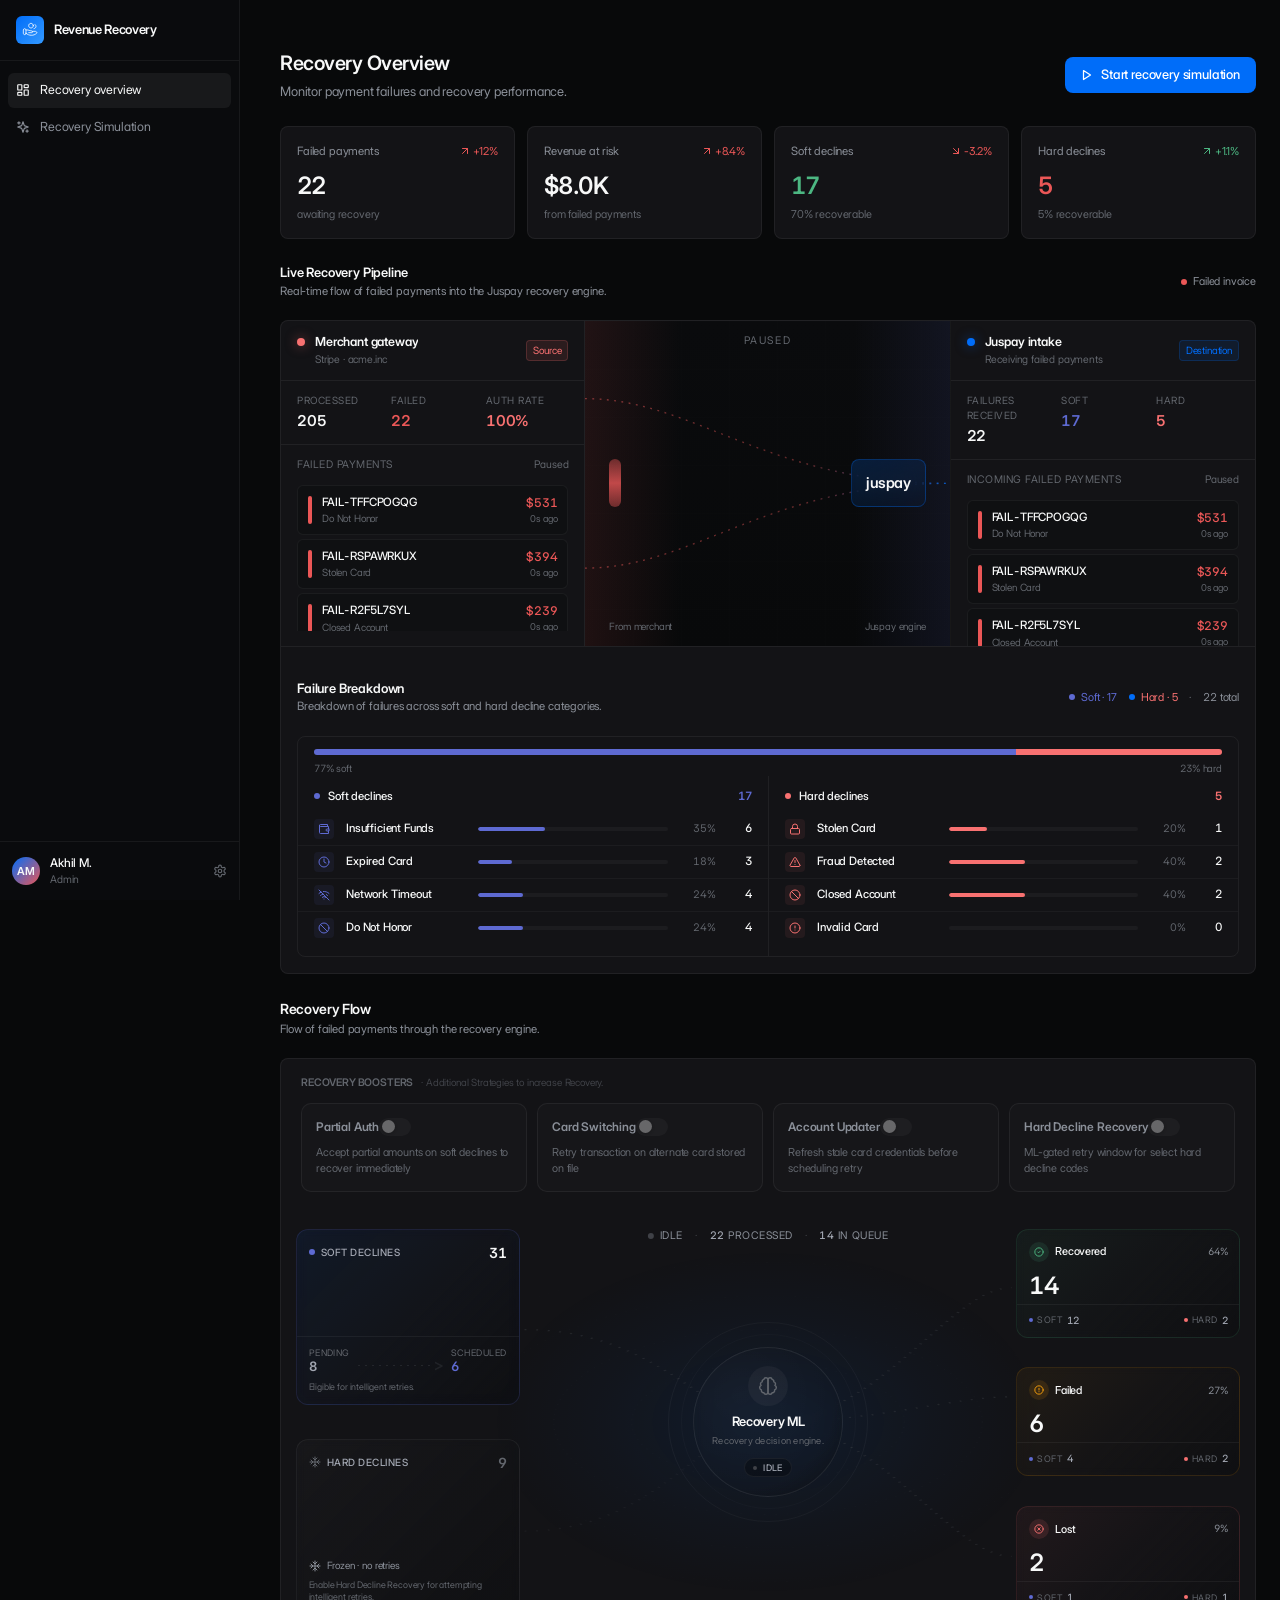
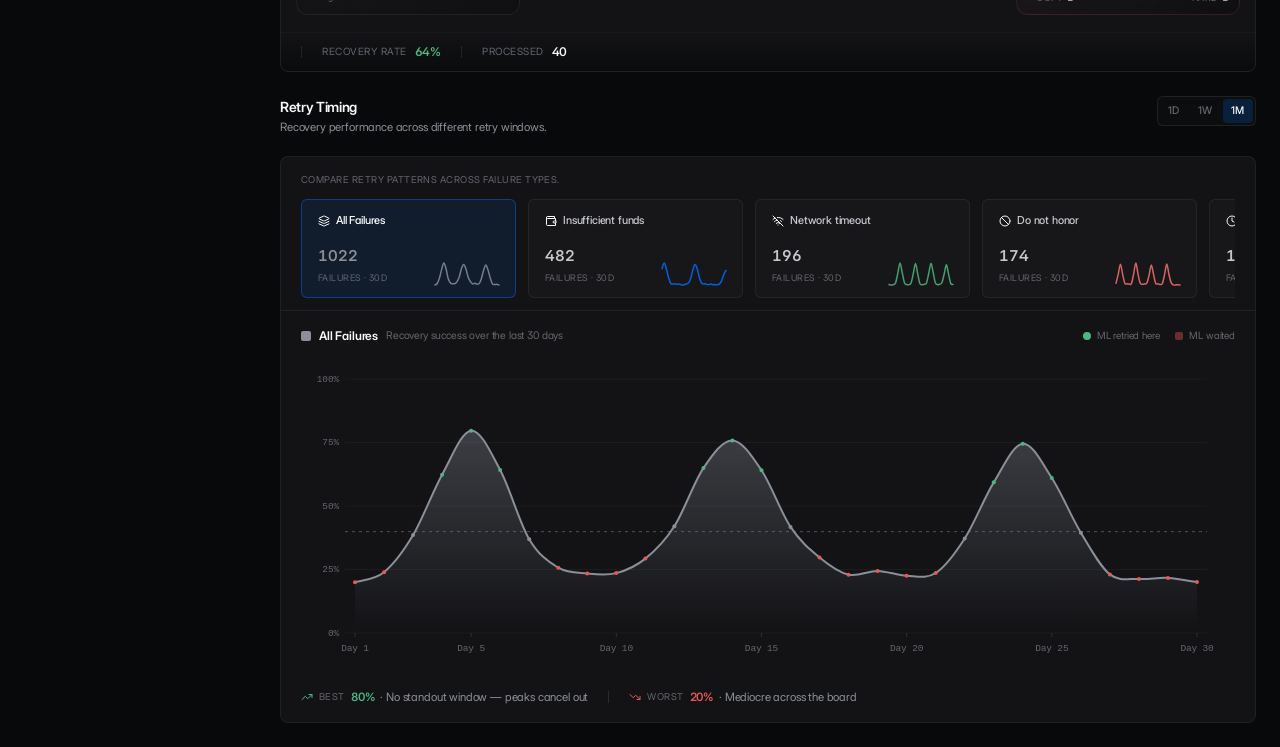
<file: index.orig.html>
<!DOCTYPE html><html lang="en"><head><style>html.rr-booting body{opacity:0}</style><script>document.documentElement.classList.add("rr-booting");addEventListener("load",function(){setTimeout(function(){document.documentElement.classList.remove("rr-booting")},2000)})</script><meta charSet="utf-8"/><link rel="preconnect" href="https://fonts.googleapis.com"/><link rel="preconnect" href="https://fonts.gstatic.com"/><meta name="viewport" content="width=device-width, initial-scale=1"/><link rel="stylesheet" href="./_next/static/css/e3d8ce02ea68b07b.css" data-precedence="next"/><link rel="preload" as="script" fetchPriority="low" href="./_next/static/chunks/webpack-3acb85c1cc78c5f8.js"/><script src="./_next/static/chunks/fd9d1056-6110ffd77e8dcc12.js" async=""></script><script src="./_next/static/chunks/69-f6de568937725234.js" async=""></script><script src="./_next/static/chunks/main-app-c7a75016025dcbd9.js" async=""></script><script src="./_next/static/chunks/276-704a41fd11e90ed0.js" async=""></script><script src="./_next/static/chunks/app/page-0d436f53353d6dff.js" async=""></script><title>Revenue Recovery</title><meta name="description" content="ML-powered payment retry system"/><link href="https://fonts.googleapis.com/css2?family=Inter:wght@400;500;600;700&amp;display=swap" rel="stylesheet"/><script src="./_next/static/chunks/polyfills-c67a75d1b6f99dc8.js" noModule=""></script></head><body style="font-family:Inter, system-ui, -apple-system, sans-serif"><div class="min-h-screen bg-[#08090a] text-[#f7f8f8] flex"><aside class="w-[240px] border-r border-white/[0.06] bg-[#0a0b0d] flex flex-col shrink-0 sticky top-0 h-screen"><div class="px-4 py-4 flex items-center gap-2.5 border-b border-white/[0.06]"><div class="w-7 h-7 rounded-md bg-gradient-to-br from-[#5e6ad2] to-[#7b85e6] flex items-center justify-center"><svg xmlns="http://www.w3.org/2000/svg" width="24" height="24" viewBox="0 0 24 24" fill="none" stroke="currentColor" stroke-width="2.5" stroke-linecap="round" stroke-linejoin="round" class="lucide lucide-zap w-4 h-4 text-white"><polygon points="13 2 3 14 12 14 11 22 21 10 12 10 13 2"></polygon></svg></div><div class="flex-1"><div class="text-[13px] font-semibold tracking-tight">Recovery</div><div class="text-[11px] text-[#62666d]">acme.inc</div></div><svg xmlns="http://www.w3.org/2000/svg" width="24" height="24" viewBox="0 0 24 24" fill="none" stroke="currentColor" stroke-width="2" stroke-linecap="round" stroke-linejoin="round" class="lucide lucide-chevron-down w-3.5 h-3.5 text-[#62666d]"><path d="m6 9 6 6 6-6"></path></svg></div><div class="px-3 py-3"><div class="relative"><svg xmlns="http://www.w3.org/2000/svg" width="24" height="24" viewBox="0 0 24 24" fill="none" stroke="currentColor" stroke-width="2" stroke-linecap="round" stroke-linejoin="round" class="lucide lucide-search w-3.5 h-3.5 text-[#62666d] absolute left-2.5 top-1/2 -translate-y-1/2"><circle cx="11" cy="11" r="8"></circle><path d="m21 21-4.3-4.3"></path></svg><input placeholder="Search…" class="w-full bg-[#131316] border border-white/[0.06] rounded-md pl-8 pr-2 py-1.5 text-[12.5px] text-[#f7f8f8] placeholder:text-[#62666d] focus:outline-none focus:border-white/[0.12]"/><kbd class="absolute right-2 top-1/2 -translate-y-1/2 text-[10px] text-[#62666d] border border-white/[0.06] rounded px-1 py-0.5">⌘K</kbd></div></div><nav class="flex-1 px-2 space-y-0.5 overflow-y-auto scrollbar-thin"><div class="text-[10.5px] font-medium text-[#62666d] uppercase tracking-wider px-2 py-2">Workspace</div><button class="w-full flex items-center gap-2.5 px-2 py-1.5 rounded-md text-[12.5px] transition-colors  bg-white/[0.06] text-[#f7f8f8]"><svg xmlns="http://www.w3.org/2000/svg" width="24" height="24" viewBox="0 0 24 24" fill="none" stroke="currentColor" stroke-width="2" stroke-linecap="round" stroke-linejoin="round" class="lucide lucide-layout-dashboard w-3.5 h-3.5"><rect width="7" height="9" x="3" y="3" rx="1"></rect><rect width="7" height="5" x="14" y="3" rx="1"></rect><rect width="7" height="9" x="14" y="12" rx="1"></rect><rect width="7" height="5" x="3" y="16" rx="1"></rect></svg><span class="flex-1 text-left">Recovery overview</span></button><button class="w-full flex items-center gap-2.5 px-2 py-1.5 rounded-md text-[12.5px] transition-colors pl-7 text-[#8a8f98] hover:bg-white/[0.03] hover:text-[#f7f8f8]"><svg xmlns="http://www.w3.org/2000/svg" width="24" height="24" viewBox="0 0 24 24" fill="none" stroke="currentColor" stroke-width="2" stroke-linecap="round" stroke-linejoin="round" class="lucide lucide-sparkles w-3.5 h-3.5"><path d="m12 3-1.912 5.813a2 2 0 0 1-1.275 1.275L3 12l5.813 1.912a2 2 0 0 1 1.275 1.275L12 21l1.912-5.813a2 2 0 0 1 1.275-1.275L21 12l-5.813-1.912a2 2 0 0 1-1.275-1.275L12 3Z"></path><path d="M5 3v4"></path><path d="M19 17v4"></path><path d="M3 5h4"></path><path d="M17 19h4"></path></svg><span class="flex-1 text-left">Real-time simulation</span></button><div class="text-[10.5px] font-medium text-[#62666d] uppercase tracking-wider px-2 py-2 pt-5">Engine</div><div class="px-2 py-1.5 flex items-center gap-2 text-[12px] text-[#8a8f98]"><span class="w-1.5 h-1.5 rounded-full bg-[#62666d]"></span>Idle</div><div class="px-2 py-1 flex items-center justify-between text-[11.5px]"><span class="text-[#62666d]">Throughput</span><span class="text-[#8a8f98] tabular-nums">0<!-- -->/s</span></div><div class="px-2 py-1 flex items-center justify-between text-[11.5px]"><span class="text-[#62666d]">Smart retries</span><span class="text-[#4cb782]">Enabled</span></div></nav><div class="border-t border-white/[0.06] p-3 flex items-center gap-2.5"><div class="w-7 h-7 rounded-full bg-gradient-to-br from-[#5e6ad2] to-[#eb5757] flex items-center justify-center text-[11px] font-semibold">AM</div><div class="flex-1 min-w-0"><div class="text-[12px] font-medium truncate">Akhil M.</div><div class="text-[10.5px] text-[#62666d] truncate">Admin</div></div><svg xmlns="http://www.w3.org/2000/svg" width="24" height="24" viewBox="0 0 24 24" fill="none" stroke="currentColor" stroke-width="2" stroke-linecap="round" stroke-linejoin="round" class="lucide lucide-settings w-3.5 h-3.5 text-[#62666d] hover:text-[#f7f8f8] cursor-pointer"><path d="M12.22 2h-.44a2 2 0 0 0-2 2v.18a2 2 0 0 1-1 1.73l-.43.25a2 2 0 0 1-2 0l-.15-.08a2 2 0 0 0-2.73.73l-.22.38a2 2 0 0 0 .73 2.73l.15.1a2 2 0 0 1 1 1.72v.51a2 2 0 0 1-1 1.74l-.15.09a2 2 0 0 0-.73 2.73l.22.38a2 2 0 0 0 2.73.73l.15-.08a2 2 0 0 1 2 0l.43.25a2 2 0 0 1 1 1.73V20a2 2 0 0 0 2 2h.44a2 2 0 0 0 2-2v-.18a2 2 0 0 1 1-1.73l.43-.25a2 2 0 0 1 2 0l.15.08a2 2 0 0 0 2.73-.73l.22-.39a2 2 0 0 0-.73-2.73l-.15-.08a2 2 0 0 1-1-1.74v-.5a2 2 0 0 1 1-1.74l.15-.09a2 2 0 0 0 .73-2.73l-.22-.38a2 2 0 0 0-2.73-.73l-.15.08a2 2 0 0 1-2 0l-.43-.25a2 2 0 0 1-1-1.73V4a2 2 0 0 0-2-2z"></path><circle cx="12" cy="12" r="3"></circle></svg></div></aside><div class="flex-1 min-w-0"><header class="h-12 border-b border-white/[0.06] bg-[#08090a]/80 backdrop-blur sticky top-0 z-40 flex items-center px-6 gap-4"><div class="flex items-center gap-1.5 text-[12.5px]"><span class="text-[#8a8f98]">Workspace</span><span class="text-[#3f4147]">/</span><span class="text-[#f7f8f8]">Overview</span></div><div class="flex-1"></div><button class="text-[#8a8f98] hover:text-[#f7f8f8] p-1.5 rounded hover:bg-white/[0.04]"><svg xmlns="http://www.w3.org/2000/svg" width="24" height="24" viewBox="0 0 24 24" fill="none" stroke="currentColor" stroke-width="2" stroke-linecap="round" stroke-linejoin="round" class="lucide lucide-bell w-3.5 h-3.5"><path d="M6 8a6 6 0 0 1 12 0c0 7 3 9 3 9H3s3-2 3-9"></path><path d="M10.3 21a1.94 1.94 0 0 0 3.4 0"></path></svg></button><button class="flex items-center gap-1.5 px-2.5 py-1 rounded-md text-[12px] font-medium transition-all btn-primary"><svg xmlns="http://www.w3.org/2000/svg" width="24" height="24" viewBox="0 0 24 24" fill="none" stroke="currentColor" stroke-width="2.5" stroke-linecap="round" stroke-linejoin="round" class="lucide lucide-play w-3 h-3"><polygon points="5 3 19 12 5 21 5 3"></polygon></svg>Start simulation</button></header><main class="px-6 py-6 max-w-[1400px] space-y-6"><div id="overview-top" class="flex items-start justify-between scroll-mt-16"><div><div class="flex items-center gap-2 mb-1"><h1 class="text-[20px] font-semibold tracking-tight">Recovery overview</h1><span class="text-[10.5px] px-1.5 py-0.5 rounded border border-white/[0.08] bg-white/[0.03] text-[#8a8f98]"><span class="inline-block w-1 h-1 rounded-full mr-1 align-middle bg-[#62666d]"></span>IDLE</span></div><p class="text-[13px] text-[#8a8f98]">Monitor failed payments, classification, and ML-driven retry decisions.</p></div></div><div class="grid grid-cols-4 gap-3"><div class="surface rounded-lg p-4"><div class="flex items-center justify-between mb-2"><span class="text-[11.5px] text-[#8a8f98]">Total failed</span><span class="text-[11px] flex items-center gap-0.5 text-[#eb5757]"><svg xmlns="http://www.w3.org/2000/svg" width="24" height="24" viewBox="0 0 24 24" fill="none" stroke="currentColor" stroke-width="2" stroke-linecap="round" stroke-linejoin="round" class="lucide lucide-arrow-up-right w-3 h-3"><path d="M7 7h10v10"></path><path d="M7 17 17 7"></path></svg>+12%</span></div><div class="text-[24px] font-semibold tracking-tight tabular-nums text-[#f7f8f8]">0</div><div class="text-[11px] text-[#62666d] mt-0.5">transactions</div></div><div class="surface rounded-lg p-4"><div class="flex items-center justify-between mb-2"><span class="text-[11.5px] text-[#8a8f98]">Revenue at risk</span><span class="text-[11px] flex items-center gap-0.5 text-[#eb5757]"><svg xmlns="http://www.w3.org/2000/svg" width="24" height="24" viewBox="0 0 24 24" fill="none" stroke="currentColor" stroke-width="2" stroke-linecap="round" stroke-linejoin="round" class="lucide lucide-arrow-up-right w-3 h-3"><path d="M7 7h10v10"></path><path d="M7 17 17 7"></path></svg>+8.4%</span></div><div class="text-[24px] font-semibold tracking-tight tabular-nums text-[#f7f8f8]">$0.0K</div><div class="text-[11px] text-[#62666d] mt-0.5">across failures</div></div><div class="surface rounded-lg p-4"><div class="flex items-center justify-between mb-2"><span class="text-[11.5px] text-[#8a8f98]">Soft declines</span><span class="text-[11px] flex items-center gap-0.5 text-[#eb5757]"><svg xmlns="http://www.w3.org/2000/svg" width="24" height="24" viewBox="0 0 24 24" fill="none" stroke="currentColor" stroke-width="2" stroke-linecap="round" stroke-linejoin="round" class="lucide lucide-arrow-down-right w-3 h-3"><path d="m7 7 10 10"></path><path d="M17 7v10H7"></path></svg>-3.2%</span></div><div class="text-[24px] font-semibold tracking-tight tabular-nums text-[#4cb782]">0</div><div class="text-[11px] text-[#62666d] mt-0.5">~70% recoverable</div></div><div class="surface rounded-lg p-4"><div class="flex items-center justify-between mb-2"><span class="text-[11.5px] text-[#8a8f98]">Hard declines</span><span class="text-[11px] flex items-center gap-0.5 text-[#4cb782]"><svg xmlns="http://www.w3.org/2000/svg" width="24" height="24" viewBox="0 0 24 24" fill="none" stroke="currentColor" stroke-width="2" stroke-linecap="round" stroke-linejoin="round" class="lucide lucide-arrow-up-right w-3 h-3"><path d="M7 7h10v10"></path><path d="M7 17 17 7"></path></svg>+1.1%</span></div><div class="text-[24px] font-semibold tracking-tight tabular-nums text-[#eb5757]">0</div><div class="text-[11px] text-[#62666d] mt-0.5">~5% recoverable</div></div></div><div class="surface rounded-lg overflow-hidden"><div class="px-4 py-3 border-b border-white/[0.06] flex items-center justify-between"><div><h3 class="text-[13px] font-semibold">Live recovery pipeline</h3><p class="text-[11.5px] text-[#8a8f98]">Every failed payment from the merchant streams into Juspay&#x27;s engine — classification happens there.</p></div><div class="flex items-center gap-3 text-[11px] text-[#8a8f98]"><span class="flex items-center gap-1.5"><span class="w-1.5 h-1.5 rounded-full bg-[#eb5757]"></span>Failed invoice</span></div></div><div class="grid grid-cols-[1fr_1.2fr_1fr] items-stretch"><div class="border-r border-white/[0.06] flex flex-col"><div class="px-4 py-3 border-b border-white/[0.06] flex items-center justify-between"><div class="flex items-center gap-2.5 min-w-0"><span class="w-2 h-2 rounded-full shrink-0" style="background:#f2994a;box-shadow:0 0 12px #f2994a80"></span><div class="min-w-0"><div class="text-[12.5px] font-semibold truncate">Merchant gateway</div><div class="text-[10.5px] text-[#62666d] truncate">Stripe · acme.inc</div></div></div><span class="text-[10px] px-1.5 py-0.5 rounded border bg-[#f2994a]/10 text-[#f2994a] border-[#f2994a]/20">Source</span></div><div class="px-4 py-3 grid grid-cols-3 gap-3 border-b border-white/[0.06]"><div><div class="text-[10px] text-[#62666d] uppercase tracking-wider mb-0.5">Volume</div><div class="text-[15px] font-semibold tabular-nums" style="color:#f7f8f8">205</div></div><div><div class="text-[10px] text-[#62666d] uppercase tracking-wider mb-0.5">Failed</div><div class="text-[15px] font-semibold tabular-nums" style="color:#eb5757">0</div></div><div><div class="text-[10px] text-[#62666d] uppercase tracking-wider mb-0.5">Auth rate</div><div class="text-[15px] font-semibold tabular-nums" style="color:#f2994a">100%</div></div></div><div class="px-4 pt-3 pb-2 flex items-center justify-between"><span class="text-[10.5px] uppercase tracking-wider text-[#62666d]">Outgoing failures</span><span class="text-[10.5px] text-[#62666d]">Paused</span></div><div class="px-2 pb-3 h-[150px] overflow-y-auto scrollbar-thin"></div></div><div class="relative overflow-hidden min-h-[230px] border-r border-white/[0.06] bg-gradient-to-b from-[#0a0b0d] to-[#08090a]"><div class="absolute inset-0"><div class="absolute inset-0 grid-bg opacity-50"></div><div class="absolute inset-y-0 left-0 w-24 bg-gradient-to-r from-[#eb5757]/10 to-transparent pointer-events-none"></div><div class="absolute inset-y-0 right-0 w-24 bg-gradient-to-l from-[#5e6ad2]/10 to-transparent pointer-events-none"></div><svg class="absolute inset-0" width="100%" height="100%" preserveAspectRatio="none" viewBox="0 0 400 230"><defs><linearGradient id="flowGradient" x1="0%" y1="0%" x2="100%" y2="0%"><stop offset="0%" stop-color="#eb5757" stop-opacity="0.5"></stop><stop offset="60%" stop-color="#eb5757" stop-opacity="0.4"></stop><stop offset="100%" stop-color="#5e6ad2" stop-opacity="0.5"></stop></linearGradient><linearGradient id="flowFade" x1="0%" y1="0%" x2="100%" y2="0%"><stop offset="0%" stop-color="#5e6ad2" stop-opacity="0"></stop><stop offset="50%" stop-color="#5e6ad2" stop-opacity="0.35"></stop><stop offset="100%" stop-color="#5e6ad2" stop-opacity="0"></stop></linearGradient></defs><path d="M 0 55 C 120 55, 200 115, 400 115" stroke="url(#flowGradient)" stroke-width="1" fill="none" stroke-dasharray="2 6"></path><path d="M 0 115 L 400 115" stroke="url(#flowGradient)" stroke-width="1.2" fill="none" stroke-dasharray="2 6"></path><path d="M 0 175 C 120 175, 200 115, 400 115" stroke="url(#flowGradient)" stroke-width="1" fill="none" stroke-dasharray="2 6"></path></svg><div class="absolute right-6 top-1/2 -translate-y-1/2 flex items-center justify-center"><div class="relative h-12 px-3.5 rounded-lg bg-gradient-to-br from-[#5e6ad2]/20 to-[#5e6ad2]/5 border border-[#5e6ad2]/30 flex items-center justify-center backdrop-blur"><span class="text-[#a5acef] font-semibold text-[15px] tracking-tight lowercase select-none">juspay</span></div></div><div class="absolute left-6 top-1/2 -translate-y-1/2"><div class="w-3 h-12 rounded-full bg-gradient-to-b from-[#eb5757]/40 via-[#eb5757]/80 to-[#eb5757]/40"></div></div><div class="absolute top-3 left-1/2 -translate-x-1/2 text-[10.5px] uppercase tracking-[0.15em] text-[#62666d]">paused</div><div class="absolute bottom-3 left-0 right-0 flex justify-between px-6 text-[10px] text-[#62666d]"><span>From merchant</span><span>→ Juspay engine</span></div></div></div><div class="flex flex-col"><div class="px-4 py-3 border-b border-white/[0.06] flex items-center justify-between"><div class="flex items-center gap-2.5 min-w-0"><span class="w-2 h-2 rounded-full shrink-0" style="background:#5e6ad2;box-shadow:0 0 12px #5e6ad280"></span><div class="min-w-0"><div class="text-[12.5px] font-semibold truncate">Juspay intake</div><div class="text-[10.5px] text-[#62666d] truncate">Receiving failed invoices</div></div></div><span class="text-[10px] px-1.5 py-0.5 rounded border bg-[#5e6ad2]/10 text-[#5e6ad2] border-[#5e6ad2]/20">Destination</span></div><div class="px-4 py-3 grid grid-cols-3 gap-3 border-b border-white/[0.06]"><div><div class="text-[10px] text-[#62666d] uppercase tracking-wider mb-0.5">Received</div><div class="text-[15px] font-semibold tabular-nums" style="color:#f7f8f8">0</div></div><div><div class="text-[10px] text-[#62666d] uppercase tracking-wider mb-0.5">Soft</div><div class="text-[15px] font-semibold tabular-nums" style="color:#4cb782">0</div></div><div><div class="text-[10px] text-[#62666d] uppercase tracking-wider mb-0.5">Hard</div><div class="text-[15px] font-semibold tabular-nums" style="color:#eb5757">0</div></div></div><div class="px-4 pt-3 pb-2 flex items-center justify-between"><span class="text-[10.5px] uppercase tracking-wider text-[#62666d]">Incoming invoices</span><span class="text-[10.5px] text-[#62666d]">Paused</span></div><div class="px-2 pb-3 h-[150px] overflow-y-auto scrollbar-thin"></div></div></div></div><div class="surface rounded-lg overflow-hidden"><div class="px-4 py-3 border-b border-white/[0.06] flex items-center justify-between"><div><h3 class="text-[13px] font-semibold">Failure breakdown</h3><p class="text-[11.5px] text-[#8a8f98]">What&#x27;s in the queue, grouped by decline reason.</p></div><div class="flex items-center gap-3 text-[11px]"><span class="flex items-center gap-1.5 text-[#4cb782]"><span class="w-1.5 h-1.5 rounded-full bg-[#4cb782]"></span>Soft · <!-- -->0</span><span class="flex items-center gap-1.5 text-[#eb5757]"><span class="w-1.5 h-1.5 rounded-full bg-[#eb5757]"></span>Hard · <!-- -->0</span><span class="text-[#62666d]">·</span><span class="text-[#8a8f98] tabular-nums">0<!-- --> total</span></div></div><div class="px-4 pt-3"><div class="h-1.5 w-full rounded-full overflow-hidden bg-white/[0.04] flex"><div class="bg-[#4cb782]"></div><div class="bg-[#eb5757]"></div></div><div class="flex justify-between mt-1.5 text-[10px] text-[#62666d] tabular-nums"><span>0<!-- -->% soft</span><span>0<!-- -->% hard</span></div></div><div class="grid grid-cols-2 divide-x divide-white/[0.06]"><div class="px-4 py-3"><div class="flex items-center justify-between mb-2"><div class="flex items-center gap-2"><span class="w-1.5 h-1.5 rounded-full" style="background:#4cb782"></span><span class="text-[11.5px] font-medium">Soft declines</span><span class="text-[10px] px-1.5 py-[1px] rounded border" style="color:#4cb782;border-color:#4cb78233;background:#4cb78212">Recoverable</span></div><span class="text-[11.5px] tabular-nums font-semibold" style="color:#4cb782">0</span></div><div class="divide-y divide-white/[0.04] -mx-4"><div class="px-4 py-1.5 flex items-center gap-3"><div class="w-5 h-5 rounded flex items-center justify-center shrink-0" style="background:#4cb78214"><svg xmlns="http://www.w3.org/2000/svg" width="24" height="24" viewBox="0 0 24 24" fill="none" stroke="currentColor" stroke-width="2" stroke-linecap="round" stroke-linejoin="round" class="lucide lucide-wallet w-3 h-3" style="color:#4cb782"><path d="M21 12V7H5a2 2 0 0 1 0-4h14v4"></path><path d="M3 5v14a2 2 0 0 0 2 2h16v-5"></path><path d="M18 12a2 2 0 0 0 0 4h4v-4Z"></path></svg></div><span class="text-[11.5px] font-medium w-[120px] shrink-0 truncate">Insufficient Funds</span><div class="flex-1 h-1 bg-white/[0.04] rounded-full overflow-hidden"><div class="h-full rounded-full"></div></div><span class="text-[10.5px] tabular-nums text-[#62666d] w-9 text-right">0<!-- -->%</span><span class="text-[11.5px] tabular-nums font-medium w-6 text-right">0</span></div><div class="px-4 py-1.5 flex items-center gap-3"><div class="w-5 h-5 rounded flex items-center justify-center shrink-0" style="background:#4cb78214"><svg xmlns="http://www.w3.org/2000/svg" width="24" height="24" viewBox="0 0 24 24" fill="none" stroke="currentColor" stroke-width="2" stroke-linecap="round" stroke-linejoin="round" class="lucide lucide-clock w-3 h-3" style="color:#4cb782"><circle cx="12" cy="12" r="10"></circle><polyline points="12 6 12 12 16 14"></polyline></svg></div><span class="text-[11.5px] font-medium w-[120px] shrink-0 truncate">Expired Card</span><div class="flex-1 h-1 bg-white/[0.04] rounded-full overflow-hidden"><div class="h-full rounded-full"></div></div><span class="text-[10.5px] tabular-nums text-[#62666d] w-9 text-right">0<!-- -->%</span><span class="text-[11.5px] tabular-nums font-medium w-6 text-right">0</span></div><div class="px-4 py-1.5 flex items-center gap-3"><div class="w-5 h-5 rounded flex items-center justify-center shrink-0" style="background:#4cb78214"><svg xmlns="http://www.w3.org/2000/svg" width="24" height="24" viewBox="0 0 24 24" fill="none" stroke="currentColor" stroke-width="2" stroke-linecap="round" stroke-linejoin="round" class="lucide lucide-wifi-off w-3 h-3" style="color:#4cb782"><line x1="2" x2="22" y1="2" y2="22"></line><path d="M8.5 16.5a5 5 0 0 1 7 0"></path><path d="M2 8.82a15 15 0 0 1 4.17-2.65"></path><path d="M10.66 5c4.01-.36 8.14.9 11.34 3.76"></path><path d="M16.85 11.25a10 10 0 0 1 2.22 1.68"></path><path d="M5 13a10 10 0 0 1 5.24-2.76"></path><line x1="12" x2="12.01" y1="20" y2="20"></line></svg></div><span class="text-[11.5px] font-medium w-[120px] shrink-0 truncate">Network Timeout</span><div class="flex-1 h-1 bg-white/[0.04] rounded-full overflow-hidden"><div class="h-full rounded-full"></div></div><span class="text-[10.5px] tabular-nums text-[#62666d] w-9 text-right">0<!-- -->%</span><span class="text-[11.5px] tabular-nums font-medium w-6 text-right">0</span></div><div class="px-4 py-1.5 flex items-center gap-3"><div class="w-5 h-5 rounded flex items-center justify-center shrink-0" style="background:#4cb78214"><svg xmlns="http://www.w3.org/2000/svg" width="24" height="24" viewBox="0 0 24 24" fill="none" stroke="currentColor" stroke-width="2" stroke-linecap="round" stroke-linejoin="round" class="lucide lucide-ban w-3 h-3" style="color:#4cb782"><circle cx="12" cy="12" r="10"></circle><path d="m4.9 4.9 14.2 14.2"></path></svg></div><span class="text-[11.5px] font-medium w-[120px] shrink-0 truncate">Do Not Honor</span><div class="flex-1 h-1 bg-white/[0.04] rounded-full overflow-hidden"><div class="h-full rounded-full"></div></div><span class="text-[10.5px] tabular-nums text-[#62666d] w-9 text-right">0<!-- -->%</span><span class="text-[11.5px] tabular-nums font-medium w-6 text-right">0</span></div></div></div><div class="px-4 py-3"><div class="flex items-center justify-between mb-2"><div class="flex items-center gap-2"><span class="w-1.5 h-1.5 rounded-full" style="background:#eb5757"></span><span class="text-[11.5px] font-medium">Hard declines</span><span class="text-[10px] px-1.5 py-[1px] rounded border" style="color:#eb5757;border-color:#eb575733;background:#eb575712">Lost</span></div><span class="text-[11.5px] tabular-nums font-semibold" style="color:#eb5757">0</span></div><div class="divide-y divide-white/[0.04] -mx-4"><div class="px-4 py-1.5 flex items-center gap-3"><div class="w-5 h-5 rounded flex items-center justify-center shrink-0" style="background:#eb575714"><svg xmlns="http://www.w3.org/2000/svg" width="24" height="24" viewBox="0 0 24 24" fill="none" stroke="currentColor" stroke-width="2" stroke-linecap="round" stroke-linejoin="round" class="lucide lucide-lock w-3 h-3" style="color:#eb5757"><rect width="18" height="11" x="3" y="11" rx="2" ry="2"></rect><path d="M7 11V7a5 5 0 0 1 10 0v4"></path></svg></div><span class="text-[11.5px] font-medium w-[120px] shrink-0 truncate">Stolen Card</span><div class="flex-1 h-1 bg-white/[0.04] rounded-full overflow-hidden"><div class="h-full rounded-full"></div></div><span class="text-[10.5px] tabular-nums text-[#62666d] w-9 text-right">0<!-- -->%</span><span class="text-[11.5px] tabular-nums font-medium w-6 text-right">0</span></div><div class="px-4 py-1.5 flex items-center gap-3"><div class="w-5 h-5 rounded flex items-center justify-center shrink-0" style="background:#eb575714"><svg xmlns="http://www.w3.org/2000/svg" width="24" height="24" viewBox="0 0 24 24" fill="none" stroke="currentColor" stroke-width="2" stroke-linecap="round" stroke-linejoin="round" class="lucide lucide-alert-triangle w-3 h-3" style="color:#eb5757"><path d="m21.73 18-8-14a2 2 0 0 0-3.48 0l-8 14A2 2 0 0 0 4 21h16a2 2 0 0 0 1.73-3Z"></path><path d="M12 9v4"></path><path d="M12 17h.01"></path></svg></div><span class="text-[11.5px] font-medium w-[120px] shrink-0 truncate">Fraud Detected</span><div class="flex-1 h-1 bg-white/[0.04] rounded-full overflow-hidden"><div class="h-full rounded-full"></div></div><span class="text-[10.5px] tabular-nums text-[#62666d] w-9 text-right">0<!-- -->%</span><span class="text-[11.5px] tabular-nums font-medium w-6 text-right">0</span></div><div class="px-4 py-1.5 flex items-center gap-3"><div class="w-5 h-5 rounded flex items-center justify-center shrink-0" style="background:#eb575714"><svg xmlns="http://www.w3.org/2000/svg" width="24" height="24" viewBox="0 0 24 24" fill="none" stroke="currentColor" stroke-width="2" stroke-linecap="round" stroke-linejoin="round" class="lucide lucide-ban w-3 h-3" style="color:#eb5757"><circle cx="12" cy="12" r="10"></circle><path d="m4.9 4.9 14.2 14.2"></path></svg></div><span class="text-[11.5px] font-medium w-[120px] shrink-0 truncate">Closed Account</span><div class="flex-1 h-1 bg-white/[0.04] rounded-full overflow-hidden"><div class="h-full rounded-full"></div></div><span class="text-[10.5px] tabular-nums text-[#62666d] w-9 text-right">0<!-- -->%</span><span class="text-[11.5px] tabular-nums font-medium w-6 text-right">0</span></div><div class="px-4 py-1.5 flex items-center gap-3"><div class="w-5 h-5 rounded flex items-center justify-center shrink-0" style="background:#eb575714"><svg xmlns="http://www.w3.org/2000/svg" width="24" height="24" viewBox="0 0 24 24" fill="none" stroke="currentColor" stroke-width="2" stroke-linecap="round" stroke-linejoin="round" class="lucide lucide-alert-circle w-3 h-3" style="color:#eb5757"><circle cx="12" cy="12" r="10"></circle><line x1="12" x2="12" y1="8" y2="12"></line><line x1="12" x2="12.01" y1="16" y2="16"></line></svg></div><span class="text-[11.5px] font-medium w-[120px] shrink-0 truncate">Invalid Card</span><div class="flex-1 h-1 bg-white/[0.04] rounded-full overflow-hidden"><div class="h-full rounded-full"></div></div><span class="text-[10.5px] tabular-nums text-[#62666d] w-9 text-right">0<!-- -->%</span><span class="text-[11.5px] tabular-nums font-medium w-6 text-right">0</span></div></div></div></div></div><div class="surface rounded-lg overflow-hidden"><div class="px-5 py-3.5 border-b border-white/[0.06] flex items-start justify-between gap-4 bg-gradient-to-b from-[#0d0e10] to-transparent"><div><div class="flex items-center gap-2 mb-0.5"><h3 class="text-[14px] font-semibold tracking-tight">How the engine decides</h3><span class="text-[10px] px-1.5 py-0.5 rounded border border-[#5e6ad2]/30 bg-[#5e6ad2]/10 text-[#7b85e6]">ML core</span></div><p class="text-[11.5px] text-[#8a8f98]">Soft declines stream through ML scoring. Each lane shows pending and scheduled retries. Hard stays frozen unless unlocked.</p></div><button class="flex items-center gap-1.5 px-2.5 py-1 rounded-md text-[12px] font-medium shrink-0 btn-primary"><svg xmlns="http://www.w3.org/2000/svg" width="24" height="24" viewBox="0 0 24 24" fill="none" stroke="currentColor" stroke-width="2.5" stroke-linecap="round" stroke-linejoin="round" class="lucide lucide-play w-3 h-3"><polygon points="5 3 19 12 5 21 5 3"></polygon></svg>Run engine</button></div><div class="relative" style="height:420px"><div class="absolute inset-0 pointer-events-none" style="background:radial-gradient(ellipse 38% 55% at 50% 50%, rgba(94,106,210,0.10) 0%, rgba(94,106,210,0.03) 45%, transparent 75%)"></div><svg class="absolute inset-0 w-full h-full pointer-events-none" viewBox="0 0 100 100" preserveAspectRatio="none"><defs><linearGradient id="orbSoftFlow" x1="0" y1="0" x2="1" y2="0"><stop offset="0%" stop-color="#eb5757" stop-opacity="0.7"></stop><stop offset="100%" stop-color="#5e6ad2" stop-opacity="0.55"></stop></linearGradient><linearGradient id="orbHardFlow" x1="0" y1="0" x2="1" y2="0"><stop offset="0%" stop-color="#eb5757" stop-opacity="0.6"></stop><stop offset="100%" stop-color="#5e6ad2" stop-opacity="0.5"></stop></linearGradient><linearGradient id="orbRecovered" x1="0" y1="0" x2="1" y2="0"><stop offset="0%" stop-color="#5e6ad2" stop-opacity="0.55"></stop><stop offset="100%" stop-color="#4cb782" stop-opacity="0.8"></stop></linearGradient><linearGradient id="orbFailed" x1="0" y1="0" x2="1" y2="0"><stop offset="0%" stop-color="#5e6ad2" stop-opacity="0.55"></stop><stop offset="100%" stop-color="#f2994a" stop-opacity="0.75"></stop></linearGradient><linearGradient id="orbLost" x1="0" y1="0" x2="1" y2="0"><stop offset="0%" stop-color="#5e6ad2" stop-opacity="0.45"></stop><stop offset="100%" stop-color="#eb5757" stop-opacity="0.7"></stop></linearGradient><linearGradient id="orbFeedSoft" x1="1" y1="0" x2="0" y2="0"><stop offset="0%" stop-color="#f2994a" stop-opacity="0.7"></stop><stop offset="100%" stop-color="#4cb782" stop-opacity="0.55"></stop></linearGradient><linearGradient id="orbFeedHard" x1="1" y1="0" x2="0" y2="0"><stop offset="0%" stop-color="#f2994a" stop-opacity="0.7"></stop><stop offset="100%" stop-color="#eb5757" stop-opacity="0.55"></stop></linearGradient></defs><ellipse cx="50" cy="50" rx="14" ry="14" fill="none" stroke="rgba(255,255,255,0.04)" stroke-width="0.15" stroke-dasharray="0.6 1.4" opacity="0.5"></ellipse><ellipse cx="50" cy="50" rx="22" ry="22" fill="none" stroke="rgba(255,255,255,0.04)" stroke-width="0.15" stroke-dasharray="0.6 1.4" opacity="0.42"></ellipse><ellipse cx="50" cy="50" rx="30" ry="30" fill="none" stroke="rgba(255,255,255,0.04)" stroke-width="0.15" stroke-dasharray="0.6 1.4" opacity="0.33999999999999997"></ellipse><ellipse cx="50" cy="50" rx="38" ry="38" fill="none" stroke="rgba(255,255,255,0.04)" stroke-width="0.15" stroke-dasharray="0.6 1.4" opacity="0.26"></ellipse><path d="M 25 28 C 38.75 28, 43.75 50, 50 50" stroke="#3f4147" stroke-width="0.4" fill="none" stroke-dasharray="0.8 1.2" opacity="0.4"></path><path d="M 25 76 C 38.75 76, 43.75 50, 50 50" stroke="#3f4147" stroke-width="0.4" fill="none" stroke-dasharray="0.4 2.4" opacity="0.22"></path><path d="M 75 38 C 80 12, 20 12, 25 28" stroke="#3f4147" stroke-width="0.35" fill="none" stroke-dasharray="0.6 1.6" opacity="0.25"></path><path d="M 75 62 C 80 88, 20 88, 25 76" stroke="#3f4147" stroke-width="0.35" fill="none" stroke-dasharray="0.4 2.4" opacity="0.18"></path><path d="M 50 50 C 61.25 50, 68.75 18, 75 18" stroke="#3f4147" stroke-width="0.4" fill="none" stroke-dasharray="0.8 1.2" opacity="0.4"></path><path d="M 50 50 C 61.25 50, 68.75 50, 75 50" stroke="#3f4147" stroke-width="0.4" fill="none" stroke-dasharray="0.8 1.2" opacity="0.4"></path><path d="M 50 50 C 61.25 50, 68.75 82, 75 82" stroke="#3f4147" stroke-width="0.4" fill="none" stroke-dasharray="0.8 1.2" opacity="0.4"></path></svg><div class="absolute z-10" style="left:1.5%;top:4%;width:23%;height:42%"><div class="relative rounded-xl border h-full flex flex-col overflow-hidden backdrop-blur-sm" style="border-color:rgba(76,183,130,0.18);background:linear-gradient(135deg, rgba(76,183,130,0.08) 0%, rgba(76,183,130,0.02) 50%, rgba(13,14,16,0.6) 100%);box-shadow:inset 0 0 24px rgba(76,183,130,0.02)"><div class="px-3 pt-3 pb-2 flex items-center justify-between"><div class="flex items-center gap-1.5"><span class="w-1.5 h-1.5 rounded-full bg-[#4cb782] "></span><span class="text-[10px] uppercase tracking-wider font-medium text-[#a3a8b3]">Soft declines</span></div><span class="text-[14px] font-semibold tabular-nums">0</span></div><div class="mt-auto px-3 pb-3 pt-2.5 border-t border-white/[0.05]"><div class="flex items-end gap-2"><div class="flex flex-col items-start min-w-0"><span class="text-[9px] uppercase tracking-wider text-[#62666d] leading-tight">Pending</span><div class="flex items-center gap-1.5"><span class="text-[13px] font-semibold tabular-nums leading-tight" style="color:#a3a8b3">0</span></div></div><div class="flex-1 relative h-3 mb-[3px]"><svg class="absolute inset-0 w-full h-full" viewBox="0 0 100 10" preserveAspectRatio="none"><line x1="0" y1="5" x2="86" y2="5" stroke="#3f4147" stroke-width="0.8" stroke-dasharray="3 2.5" opacity="0.45"></line><path d="M 86 1.5 L 96 5 L 86 8.5" fill="none" stroke="#3f4147" stroke-width="1.2" stroke-linecap="round" stroke-linejoin="round" opacity="0.55"></path></svg></div><div class="flex flex-col items-start min-w-0"><span class="text-[9px] uppercase tracking-wider text-[#62666d] leading-tight">Scheduled</span><div class="flex items-center gap-1.5"><span class="text-[13px] font-semibold tabular-nums leading-tight" style="color:#5e6ad2">0</span></div></div></div><p class="text-[9px] text-[#62666d] mt-1.5 leading-tight">Only scheduled retries reach the engine.</p></div></div></div><div class="absolute z-10" style="left:1.5%;top:54%;width:23%;height:42%"><button type="button" class="relative rounded-xl border h-full w-full flex flex-col overflow-hidden backdrop-blur-sm text-left transition-all hover:scale-[1.01]" style="border-color:rgba(255,255,255,0.06);background:linear-gradient(135deg, rgba(255,255,255,0.018) 0%, rgba(13,14,16,0.5) 100%);box-shadow:none"><div class="px-3 pt-3 pb-2 flex items-center justify-between"><div class="flex items-center gap-1.5"><svg xmlns="http://www.w3.org/2000/svg" width="24" height="24" viewBox="0 0 24 24" fill="none" stroke="currentColor" stroke-width="2" stroke-linecap="round" stroke-linejoin="round" class="lucide lucide-snowflake w-3 h-3 text-[#62666d]"><line x1="2" x2="22" y1="12" y2="12"></line><line x1="12" x2="12" y1="2" y2="22"></line><path d="m20 16-4-4 4-4"></path><path d="m4 8 4 4-4 4"></path><path d="m16 4-4 4-4-4"></path><path d="m8 20 4-4 4 4"></path></svg><span class="text-[10px] uppercase tracking-wider font-medium text-[#a3a8b3]">Hard declines</span></div><span class="text-[14px] font-semibold tabular-nums" style="color:#62666d">0</span></div><div class="mt-auto px-3 pb-3 pt-2.5"><div class="flex items-center gap-1.5 text-[10px] text-[#8a8f98]"><svg xmlns="http://www.w3.org/2000/svg" width="24" height="24" viewBox="0 0 24 24" fill="none" stroke="currentColor" stroke-width="2" stroke-linecap="round" stroke-linejoin="round" class="lucide lucide-snowflake w-3 h-3"><line x1="2" x2="22" y1="12" y2="12"></line><line x1="12" x2="12" y1="2" y2="22"></line><path d="m20 16-4-4 4-4"></path><path d="m4 8 4 4-4 4"></path><path d="m16 4-4 4-4-4"></path><path d="m8 20 4-4 4 4"></path></svg><span>Frozen · no retries</span></div><p class="text-[9px] text-[#62666d] mt-1.5 leading-tight">Tap to unlock (preview)</p></div></button></div><div class="absolute z-10" style="right:1.5%;top:4%;width:23%;height:26%"><div class="relative rounded-xl border h-full flex flex-col overflow-hidden backdrop-blur-sm" style="border-color:#4cb78222;background:linear-gradient(135deg, #4cb78210 0%, #4cb78203 50%, rgba(13,14,16,0.6) 100%);box-shadow:none"><div class="px-3 pt-3 pb-1.5 flex items-center justify-between"><div class="flex items-center gap-1.5"><span class="w-5 h-5 rounded-full flex items-center justify-center shrink-0" style="background:#4cb7821f;box-shadow:none"><svg xmlns="http://www.w3.org/2000/svg" width="24" height="24" viewBox="0 0 24 24" fill="none" stroke="currentColor" stroke-width="2.25" stroke-linecap="round" stroke-linejoin="round" class="lucide lucide-check-circle2 w-2.5 h-2.5" style="color:#4cb782"><circle cx="12" cy="12" r="10"></circle><path d="m9 12 2 2 4-4"></path></svg></span><span class="text-[11px] font-medium tracking-tight">Recovered</span></div><span class="text-[10px] tabular-nums text-[#8a8f98]">0<!-- -->%</span></div><div class="px-3 flex items-baseline gap-1.5"><span class="text-[24px] font-semibold tabular-nums tracking-tight">0</span></div><div class="mt-auto px-3 pb-2.5 pt-2 border-t border-white/[0.05] flex items-center justify-between text-[10px]"><span class="flex items-center gap-1"><span class="w-1 h-1 rounded-full bg-[#4cb782]"></span><span class="text-[#62666d] uppercase tracking-wider text-[9px]">Soft</span><span class="tabular-nums font-medium text-[#a3a8b3]">0</span></span><span class="flex items-center gap-1"><span class="w-1 h-1 rounded-full bg-[#eb5757]"></span><span class="text-[#62666d] uppercase tracking-wider text-[9px]">Hard</span><span class="tabular-nums font-medium text-[#a3a8b3]">0</span></span></div></div></div><div class="absolute z-10" style="right:1.5%;top:37%;width:23%;height:26%"><div class="relative rounded-xl border h-full flex flex-col overflow-hidden backdrop-blur-sm" style="border-color:#f2994a22;background:linear-gradient(135deg, #f2994a10 0%, #f2994a03 50%, rgba(13,14,16,0.6) 100%);box-shadow:none"><div class="px-3 pt-3 pb-1.5 flex items-center justify-between"><div class="flex items-center gap-1.5"><span class="w-5 h-5 rounded-full flex items-center justify-center shrink-0" style="background:#f2994a1f;box-shadow:none"><svg xmlns="http://www.w3.org/2000/svg" width="24" height="24" viewBox="0 0 24 24" fill="none" stroke="currentColor" stroke-width="2.25" stroke-linecap="round" stroke-linejoin="round" class="lucide lucide-alert-circle w-2.5 h-2.5" style="color:#f2994a"><circle cx="12" cy="12" r="10"></circle><line x1="12" x2="12" y1="8" y2="12"></line><line x1="12" x2="12.01" y1="16" y2="16"></line></svg></span><span class="text-[11px] font-medium tracking-tight">Failed</span></div><span class="text-[10px] tabular-nums text-[#8a8f98]">0<!-- -->%</span></div><div class="px-3 flex items-baseline gap-1.5"><span class="text-[24px] font-semibold tabular-nums tracking-tight">0</span></div><div class="mt-auto px-3 pb-2.5 pt-2 border-t border-white/[0.05] flex items-center justify-between text-[10px]"><span class="flex items-center gap-1"><span class="w-1 h-1 rounded-full bg-[#4cb782]"></span><span class="text-[#62666d] uppercase tracking-wider text-[9px]">Soft</span><span class="tabular-nums font-medium text-[#a3a8b3]">0</span></span><span class="flex items-center gap-1"><span class="w-1 h-1 rounded-full bg-[#eb5757]"></span><span class="text-[#62666d] uppercase tracking-wider text-[9px]">Hard</span><span class="tabular-nums font-medium text-[#a3a8b3]">0</span></span></div></div></div><div class="absolute z-10" style="right:1.5%;top:70%;width:23%;height:26%"><div class="relative rounded-xl border h-full flex flex-col overflow-hidden backdrop-blur-sm" style="border-color:#eb575722;background:linear-gradient(135deg, #eb575710 0%, #eb575703 50%, rgba(13,14,16,0.6) 100%);box-shadow:none"><div class="px-3 pt-3 pb-1.5 flex items-center justify-between"><div class="flex items-center gap-1.5"><span class="w-5 h-5 rounded-full flex items-center justify-center shrink-0" style="background:#eb57571f;box-shadow:none"><svg xmlns="http://www.w3.org/2000/svg" width="24" height="24" viewBox="0 0 24 24" fill="none" stroke="currentColor" stroke-width="2.25" stroke-linecap="round" stroke-linejoin="round" class="lucide lucide-xcircle w-2.5 h-2.5" style="color:#eb5757"><circle cx="12" cy="12" r="10"></circle><path d="m15 9-6 6"></path><path d="m9 9 6 6"></path></svg></span><span class="text-[11px] font-medium tracking-tight">Lost</span></div><span class="text-[10px] tabular-nums text-[#8a8f98]">0<!-- -->%</span></div><div class="px-3 flex items-baseline gap-1.5"><span class="text-[24px] font-semibold tabular-nums tracking-tight">0</span></div><div class="mt-auto px-3 pb-2.5 pt-2 border-t border-white/[0.05] flex items-center justify-between text-[10px]"><span class="flex items-center gap-1"><span class="w-1 h-1 rounded-full bg-[#4cb782]"></span><span class="text-[#62666d] uppercase tracking-wider text-[9px]">Soft</span><span class="tabular-nums font-medium text-[#a3a8b3]">0</span></span><span class="flex items-center gap-1"><span class="w-1 h-1 rounded-full bg-[#eb5757]"></span><span class="text-[#62666d] uppercase tracking-wider text-[9px]">Hard</span><span class="tabular-nums font-medium text-[#a3a8b3]">0</span></span></div></div></div><div class="absolute left-1/2 top-1/2 -translate-x-1/2 -translate-y-1/2 z-20"><div class="relative flex items-center justify-center"><div class="absolute w-[200px] h-[200px] rounded-full border border-white/[0.04]"></div><div class="absolute w-[175px] h-[175px] rounded-full border border-white/[0.025]"></div><div class="relative w-[150px] h-[150px] rounded-full flex flex-col items-center justify-center transition-all backdrop-blur-sm border border-white/[0.08]" style="background:radial-gradient(circle at 32% 32%, rgba(255,255,255,0.025), rgba(255,255,255,0.005) 65%, rgba(8,9,10,0.5) 100%)"><div class="w-10 h-10 rounded-full flex items-center justify-center mb-1.5 transition-colors bg-white/[0.04]"><svg xmlns="http://www.w3.org/2000/svg" width="24" height="24" viewBox="0 0 24 24" fill="none" stroke="currentColor" stroke-width="1.75" stroke-linecap="round" stroke-linejoin="round" class="lucide lucide-brain w-5 h-5 text-[#62666d]"><path d="M9.5 2A2.5 2.5 0 0 1 12 4.5v15a2.5 2.5 0 0 1-4.96.44 2.5 2.5 0 0 1-2.96-3.08 3 3 0 0 1-.34-5.58 2.5 2.5 0 0 1 1.32-4.24 2.5 2.5 0 0 1 1.98-3A2.5 2.5 0 0 1 9.5 2Z"></path><path d="M14.5 2A2.5 2.5 0 0 0 12 4.5v15a2.5 2.5 0 0 0 4.96.44 2.5 2.5 0 0 0 2.96-3.08 3 3 0 0 0 .34-5.58 2.5 2.5 0 0 0-1.32-4.24 2.5 2.5 0 0 0-1.98-3A2.5 2.5 0 0 0 14.5 2Z"></path></svg></div><div class="text-[13px] font-semibold tracking-tight">Recovery ML</div><div class="text-[9.5px] text-[#62666d] mt-0.5 tracking-wide">Adaptive decisioning</div><div class="mt-2.5 flex items-center gap-1.5 px-2 py-0.5 rounded-full bg-black/30 border border-white/[0.06]"><span class="w-1 h-1 rounded-full bg-[#3f4147]"></span><span class="text-[9px] uppercase tracking-wider text-[#a3a8b3] font-medium">Idle</span></div></div></div></div><div class="absolute top-4 left-1/2 -translate-x-1/2 flex items-center gap-3 z-10 text-[10.5px] tracking-wider uppercase text-[#8a8f98]"><span class="flex items-center gap-1.5"><span class="w-1.5 h-1.5 rounded-full bg-[#3f4147]"></span>Idle</span><span class="text-[#3f4147]">·</span><span><span class="text-[#a3a8b3] font-medium tabular-nums">0</span> processed</span><span class="text-[#3f4147]">·</span><span><span class="text-[#a3a8b3] font-medium tabular-nums">0</span> in queue</span></div></div><div class="border-t border-white/[0.06] px-5 py-2.5 flex items-center justify-between text-[11.5px] bg-gradient-to-t from-[#0a0b0d] to-transparent"><div class="flex items-center gap-5"><div class="flex items-center gap-2"><span class="text-[10px] uppercase tracking-wider text-[#62666d]">Retry budget</span><div class="flex gap-0.5"><span class="w-3.5 h-1.5 rounded-full transition-colors bg-[#5e6ad2]"></span><span class="w-3.5 h-1.5 rounded-full transition-colors bg-white/[0.08]"></span><span class="w-3.5 h-1.5 rounded-full transition-colors bg-white/[0.08]"></span></div><span class="font-medium tabular-nums">1<span class="text-[#62666d]"> / 3</span></span></div><div class="w-px h-3 bg-white/[0.08]"></div><div class="flex items-center gap-2"><span class="text-[10px] uppercase tracking-wider text-[#62666d]">Recovery rate</span><span class="font-semibold tabular-nums text-[12px] text-[#4cb782]">0<!-- -->%</span></div><div class="w-px h-3 bg-white/[0.08]"></div><div class="flex items-center gap-2"><span class="text-[10px] uppercase tracking-wider text-[#62666d]">Processed</span><span class="font-semibold tabular-nums text-[12px]">0</span></div></div><div class="text-[10px] text-[#62666d] flex items-center gap-1.5"><svg xmlns="http://www.w3.org/2000/svg" width="24" height="24" viewBox="0 0 24 24" fill="none" stroke="currentColor" stroke-width="2" stroke-linecap="round" stroke-linejoin="round" class="lucide lucide-sparkles w-3 h-3 text-[#5e6ad2]"><path d="m12 3-1.912 5.813a2 2 0 0 1-1.275 1.275L3 12l5.813 1.912a2 2 0 0 1 1.275 1.275L12 21l1.912-5.813a2 2 0 0 1 1.275-1.275L21 12l-5.813-1.912a2 2 0 0 1-1.275-1.275L12 3Z"></path><path d="M5 3v4"></path><path d="M19 17v4"></path><path d="M3 5h4"></path><path d="M17 19h4"></path></svg>adaptive scoring · 30-day forecast window</div></div></div><div class="surface rounded-lg overflow-hidden"><div class="px-5 py-3.5 border-b border-white/[0.06] flex items-start justify-between gap-4"><div><div class="flex items-center gap-2 mb-0.5"><h3 class="text-[14px] font-semibold tracking-tight">When ML retries</h3><span class="text-[10px] px-1.5 py-0.5 rounded border border-[#5e6ad2]/30 bg-[#5e6ad2]/10 text-[#7b85e6]">Pattern recognition</span></div><p class="text-[11.5px] text-[#8a8f98] max-w-[640px]">ML clusters similar failures by parameters like time of day, region, and issuer — then triggers retries during proven peak-success windows.</p></div><div class="flex items-center gap-0.5 rounded-md border border-white/[0.08] bg-white/[0.02] p-0.5"><button class="text-[10.5px] px-2 py-1 rounded font-medium uppercase tracking-wider transition text-[#62666d] hover:text-[#c5c8cd]">1d</button><button class="text-[10.5px] px-2 py-1 rounded font-medium uppercase tracking-wider transition text-[#62666d] hover:text-[#c5c8cd]">1w</button><button class="text-[10.5px] px-2 py-1 rounded font-medium uppercase tracking-wider transition bg-[#5e6ad2]/20 text-[#9ba3e8]">1m</button></div></div><div class="px-5 pt-4 pb-2 border-b border-white/[0.06]"><div class="text-[9.5px] text-[#62666d] uppercase tracking-wider mb-2">Error type · select to inspect pattern</div><div class="flex items-stretch gap-2 overflow-x-auto scrollbar-thin"><button class="shrink-0 rounded-md border px-3 py-2 text-left transition border-[#5e6ad2]/45 bg-[#5e6ad2]/10" style="min-width:168px"><div class="flex items-center gap-1.5 mb-1.5"><svg xmlns="http://www.w3.org/2000/svg" width="24" height="24" viewBox="0 0 24 24" fill="none" stroke="currentColor" stroke-width="2" stroke-linecap="round" stroke-linejoin="round" class="lucide lucide-layers w-3 h-3"><path d="m12.83 2.18a2 2 0 0 0-1.66 0L2.6 6.08a1 1 0 0 0 0 1.83l8.58 3.91a2 2 0 0 0 1.66 0l8.58-3.9a1 1 0 0 0 0-1.83Z"></path><path d="m22 17.65-9.17 4.16a2 2 0 0 1-1.66 0L2 17.65"></path><path d="m22 12.65-9.17 4.16a2 2 0 0 1-1.66 0L2 12.65"></path></svg><span class="text-[11px] font-medium text-white">All failures</span></div><div class="flex items-end justify-between gap-2"><div><div class="text-[15px] font-semibold tabular-nums" style="color:#8a8f98">1022</div><div class="text-[9px] text-[#62666d] uppercase tracking-wider">failures · 30d</div></div><svg width="64" height="22" class="overflow-visible"><path d="M 0,22 C 0.367816091954023,21.03671194928049 1.471264367816092,18.438188753387166 2.206896551724138,16.22027169568295 C 2.942528735632184,14.002354637978733 3.67816091954023,9.621275468218013 4.413793103448276,8.692497653774698 C 5.149425287356322,7.763719839331383 5.885057471264368,11.611700508450099 6.620689655172414,10.647604809023061 C 7.35632183908046,9.683509109596024 8.091954022988505,4.297772267156586 8.827586206896552,2.907923457212476 C 9.563218390804598,1.5180746472683662 10.298850574712645,1.5810202122670707 11.03448275862069,2.308511949358401 C 11.770114942528735,3.0360036864497313 12.505747126436782,7.002617306613561 13.241379310344827,7.272873879760457 C 13.977011494252872,7.543130452907353 14.71264367816092,4.322349565039731 15.448275862068964,3.9300513882397787 C 16.18390804597701,3.5377532114398265 16.919540229885058,4.027869092524962 17.655172413793103,4.919084818960744 C 18.39080459770115,5.810300545396527 19.126436781609197,8.623243313890987 19.862068965517242,9.277345746854474 C 20.597701149425287,9.931448179817961 21.333333333333336,8.188740554096636 22.06896551724138,8.843699416741664 C 22.804597701149426,9.498658279386692 23.54022988505747,13.098786478455045 24.275862068965516,13.20709892272464 C 25.01149425287356,13.315411366994235 25.74712643678161,9.959155004689674 26.482758620689655,9.493574082359236 C 27.2183908045977,9.0279931600288 27.95402298850575,10.445567504985142 28.689655172413794,10.413613388742023 C 29.42528735632184,10.381659272498904 30.160919540229884,9.45202018722902 30.89655172413793,9.301849384900525 C 31.632183908045974,9.151678582572028 32.367816091954026,10.622144528336614 33.10344827586207,9.512588574771042 C 33.839080459770116,8.40303262120547 34.57471264367816,3.0381602785219854 35.310344827586206,2.644513663507091 C 36.04597701149425,2.2508670484921964 36.7816091954023,7.591461161932857 37.51724137931034,7.150708884681675 C 38.25287356321839,6.7099566074304935 38.98850574712644,0.12213590653677553 39.724137931034484,0 C 40.45977011494253,-0.12213590653677553 41.195402298850574,4.240282160419756 41.93103448275862,6.417893445461022 C 42.666666666666664,8.595504730502288 43.40229885057472,12.218395080410923 44.13793103448276,13.065667710247594 C 44.87356321839081,13.912940340084264 45.60919540229885,10.596658265738643 46.3448275862069,11.501529224481045 C 47.08045977011494,12.406400183223447 47.81609195402299,17.52130977933206 48.55172413793103,18.494893462702006 C 49.28735632183908,19.46847714607195 50.02298850574713,17.86588863910882 50.758620689655174,17.343031324700725 C 51.49425287356322,16.82017401029263 52.229885057471265,16.86834690836672 52.96551724137931,15.35774957625342 C 53.701149425287355,13.84715224414012 54.4367816091954,7.679179625117537 55.172413793103445,8.279447332020915 C 55.90804597701149,8.879715038924292 56.64367816091954,17.82358398530421 57.37931034482759,18.95935581767369 C 58.11494252873563,20.095127650043167 58.85057471264368,16.1073319000457 59.58620689655172,15.094078326237776 C 60.32183908045977,14.080824752429852 61.05747126436781,12.395837697415017 61.79310344827586,12.879834374826139 C 62.5287356321839,13.363831052237261 63.632183908045974,17.14502105472478 64,17.998058390704507" fill="none" stroke="#8a8f98" stroke-width="1.5" stroke-linecap="round" opacity="0.85"></path></svg></div></button><button class="shrink-0 rounded-md border px-3 py-2 text-left transition border-white/[0.06] bg-white/[0.02] hover:bg-white/[0.04]" style="min-width:168px"><div class="flex items-center gap-1.5 mb-1.5"><svg xmlns="http://www.w3.org/2000/svg" width="24" height="24" viewBox="0 0 24 24" fill="none" stroke="currentColor" stroke-width="2" stroke-linecap="round" stroke-linejoin="round" class="lucide lucide-wallet w-3 h-3"><path d="M21 12V7H5a2 2 0 0 1 0-4h14v4"></path><path d="M3 5v14a2 2 0 0 0 2 2h16v-5"></path><path d="M18 12a2 2 0 0 0 0 4h4v-4Z"></path></svg><span class="text-[11px] font-medium text-[#c5c8cd]">Insufficient funds</span></div><div class="flex items-end justify-between gap-2"><div><div class="text-[15px] font-semibold tabular-nums" style="color:#c5c8cd">482</div><div class="text-[9px] text-[#62666d] uppercase tracking-wider">failures · 30d</div></div><svg width="64" height="22" class="overflow-visible"><path d="M 0,5.673739398610724 C 0.367816091954023,4.728116165508937 1.471264367816092,-0.04760227466849365 2.206896551724138,0 C 2.942528735632184,0.04760227466849365 3.67816091954023,3.507480813508746 4.413793103448276,5.959353046621686 C 5.149425287356322,8.411225279734627 5.885057471264368,12.28741678303435 6.620689655172414,14.711233398677642 C 7.35632183908046,17.135050014320935 8.091954022988505,19.466381584714366 8.827586206896552,20.50225274048144 C 9.563218390804598,21.53812389624851 10.298850574712645,20.86511829965797 11.03448275862069,20.926460333280076 C 11.770114942528735,20.987802366902184 12.505747126436782,20.80022186593398 13.241379310344827,20.87030494221408 C 13.977011494252872,20.94038801849418 14.71264367816092,21.313066349784364 15.448275862068964,21.346958790960674 C 16.18390804597701,21.380851232136983 16.919540229885058,20.96481938776538 17.655172413793103,21.073659589271937 C 18.39080459770115,21.182499790778493 19.126436781609197,21.87859386071964 19.862068965517242,22 C 20.597701149425287,22.12140613928036 21.333333333333336,21.99875956477202 22.06896551724138,21.802096424954094 C 22.804597701149426,21.60543328513617 23.54022988505747,21.143382897292128 24.275862068965516,20.82002116109244 C 25.01149425287356,20.496659424892755 25.74712643678161,20.74552573542891 26.482758620689655,19.861926007755986 C 27.2183908045977,18.978326280083063 27.95402298850575,17.71110900105393 28.689655172413794,15.51842279505491 C 29.42528735632184,13.32573658905589 30.160919540229884,9.057083946908289 30.89655172413793,6.705808771761861 C 31.632183908045974,4.354533596615433 32.367816091954026,1.5263899235721847 33.10344827586207,1.410771744176337 C 33.839080459770116,1.2951535647804893 34.57471264367816,3.747222104326371 35.310344827586206,6.012099695386775 C 36.04597701149425,8.27697728644718 36.7816091954023,12.626660652884116 37.51724137931034,15.00003729053876 C 38.25287356321839,17.373413928193404 38.98850574712644,19.301017030334513 39.724137931034484,20.252359521314645 C 40.45977011494253,21.203702012294777 41.195402298850574,20.57078779165604 41.93103448275862,20.708092236419557 C 42.666666666666664,20.84539668118307 43.40229885057472,20.91011119497179 44.13793103448276,21.076186189895743 C 44.87356321839081,21.242261184819696 45.60919540229885,21.72232777300879 46.3448275862069,21.704542205963286 C 47.08045977011494,21.68675663891778 47.81609195402299,20.9813193418061 48.55172413793103,20.969472787622724 C 49.28735632183908,20.95762623343935 50.02298850574713,21.526011087992174 50.758620689655174,21.633462880863046 C 51.49425287356322,21.74091467373392 52.229885057471265,21.584291788257147 52.96551724137931,21.61418354484796 C 53.701149425287355,21.644075301438775 54.4367816091954,21.90075429440843 55.172413793103445,21.812813420407927 C 55.90804597701149,21.724872546407425 56.64367816091954,21.743379544657365 57.37931034482759,21.08653830084494 C 58.11494252873563,20.429697057032513 58.85057471264368,19.482253248002174 59.58620689655172,17.871765957533377 C 60.32183908045977,16.26127866706458 61.05747126436781,13.177538838197846 61.79310344827586,11.423614558032156 C 62.5287356321839,9.669690277866467 63.632183908045974,8.02745265678806 64,7.348220276539243" fill="none" stroke="#5e6ad2" stroke-width="1.5" stroke-linecap="round" opacity="0.85"></path></svg></div></button><button class="shrink-0 rounded-md border px-3 py-2 text-left transition border-white/[0.06] bg-white/[0.02] hover:bg-white/[0.04]" style="min-width:168px"><div class="flex items-center gap-1.5 mb-1.5"><svg xmlns="http://www.w3.org/2000/svg" width="24" height="24" viewBox="0 0 24 24" fill="none" stroke="currentColor" stroke-width="2" stroke-linecap="round" stroke-linejoin="round" class="lucide lucide-wifi-off w-3 h-3"><line x1="2" x2="22" y1="2" y2="22"></line><path d="M8.5 16.5a5 5 0 0 1 7 0"></path><path d="M2 8.82a15 15 0 0 1 4.17-2.65"></path><path d="M10.66 5c4.01-.36 8.14.9 11.34 3.76"></path><path d="M16.85 11.25a10 10 0 0 1 2.22 1.68"></path><path d="M5 13a10 10 0 0 1 5.24-2.76"></path><line x1="12" x2="12.01" y1="20" y2="20"></line></svg><span class="text-[11px] font-medium text-[#c5c8cd]">Network timeout</span></div><div class="flex items-end justify-between gap-2"><div><div class="text-[15px] font-semibold tabular-nums" style="color:#c5c8cd">196</div><div class="text-[9px] text-[#62666d] uppercase tracking-wider">failures · 30d</div></div><svg width="64" height="22" class="overflow-visible"><path d="M 0,21.586293753420755 C 0.367816091954023,21.655244794517294 1.471264367816092,21.97537197795416 2.206896551724138,22 C 2.942528735632184,22.02462802204584 3.67816091954023,22.094508276134842 4.413793103448276,21.73406188569579 C 5.149425287356322,21.37361549525674 5.885057471264368,21.784496891055458 6.620689655172414,19.837321657365692 C 7.35632183908046,17.890146423675926 8.091954022988505,13.357230759784803 8.827586206896552,10.051010483557189 C 9.563218390804598,6.744790207329574 10.298850574712645,0.05114758256245011 11.03448275862069,0 C 11.770114942528735,-0.05114758256245011 12.505747126436782,6.468087957494189 13.241379310344827,9.744124988182488 C 13.977011494252872,13.020162018870787 14.71264367816092,17.688363418750463 15.448275862068964,19.65622218412979 C 16.18390804597701,21.624080949509114 16.919540229885058,21.22747380964709 17.655172413793103,21.55127758045845 C 18.39080459770115,21.87508135126981 19.126436781609197,21.86617478918384 19.862068965517242,21.599044808997945 C 20.597701149425287,21.33191482881205 21.333333333333336,21.77382218034598 22.06896551724138,19.948497699343076 C 22.804597701149426,18.12317321834017 23.54022988505747,13.901592685475022 24.275862068965516,10.647097922980508 C 25.01149425287356,7.392603160485995 25.74712643678161,0.3938984681083368 26.482758620689655,0.42152912437600065 C 27.2183908045977,0.4491597806436645 27.95402298850575,7.4624801010006205 28.689655172413794,10.812881860586492 C 29.42528735632184,14.163283620172363 30.160919540229884,18.71676840966118 30.89655172413793,20.523939681891225 C 31.632183908045974,22.331110954121268 32.367816091954026,21.533503968343332 33.10344827586207,21.655909493966757 C 33.839080459770116,21.77831501959018 34.57471264367816,21.54906408404662 35.310344827586206,21.258372835631764 C 36.04597701149425,20.96768158721691 36.7816091954023,21.705942668502743 37.51724137931034,19.911762003477627 C 38.25287356321839,18.11758133845251 38.98850574712644,13.729429969633012 39.724137931034484,10.49328884548106 C 40.45977011494253,7.2571477213291065 41.195402298850574,0.6861373183925042 41.93103448275862,0.49491525856591423 C 42.666666666666664,0.3036931987393242 43.40229885057472,6.152671679033206 44.13793103448276,9.34595648652152 C 44.87356321839081,12.539241294009832 45.60919540229885,17.616144922882714 46.3448275862069,19.654624103495788 C 47.08045977011494,21.69310328410886 47.81609195402299,21.301946887457014 48.55172413793103,21.576831570199968 C 49.28735632183908,21.85171625294292 50.02298850574713,21.646011628137227 50.758620689655174,21.303932199953515 C 51.49425287356322,20.961852771769802 52.229885057471265,21.249709392483314 52.96551724137931,19.524355001097696 C 53.701149425287355,17.799000609712078 54.4367816091954,13.917043351756147 55.172413793103445,10.951805851639813 C 55.90804597701149,7.986568351523479 56.64367816091954,1.66967977879656 57.37931034482759,1.7329300003996906 C 58.11494252873563,1.7961802220028211 58.85057471264368,8.191055349052208 59.58620689655172,11.331307181258596 C 60.32183908045977,14.471559013464985 61.05747126436781,18.905867881445293 61.79310344827586,20.57444099363802 C 62.5287356321839,22.24301410583075 63.632183908045974,21.214695044285477 64,21.342745854414968" fill="none" stroke="#4cb782" stroke-width="1.5" stroke-linecap="round" opacity="0.85"></path></svg></div></button><button class="shrink-0 rounded-md border px-3 py-2 text-left transition border-white/[0.06] bg-white/[0.02] hover:bg-white/[0.04]" style="min-width:168px"><div class="flex items-center gap-1.5 mb-1.5"><svg xmlns="http://www.w3.org/2000/svg" width="24" height="24" viewBox="0 0 24 24" fill="none" stroke="currentColor" stroke-width="2" stroke-linecap="round" stroke-linejoin="round" class="lucide lucide-ban w-3 h-3"><circle cx="12" cy="12" r="10"></circle><path d="m4.9 4.9 14.2 14.2"></path></svg><span class="text-[11px] font-medium text-[#c5c8cd]">Do not honor</span></div><div class="flex items-end justify-between gap-2"><div><div class="text-[15px] font-semibold tabular-nums" style="color:#c5c8cd">174</div><div class="text-[9px] text-[#62666d] uppercase tracking-wider">failures · 30d</div></div><svg width="64" height="22" class="overflow-visible"><path d="M 0,20.292089174157447 C 0.367816091954023,18.816614668751782 1.471264367816092,14.63297904542695 2.206896551724138,11.439242141723453 C 2.942528735632184,8.245505238019955 3.67816091954023,1.1629652817858265 4.413793103448276,1.1296677519364593 C 5.149425287356322,1.0963702220870921 5.885057471264368,8.051628133217692 6.620689655172414,11.23945696262725 C 7.35632183908046,14.427285792036807 8.091954022988505,18.663362973391585 8.827586206896552,20.256640728393805 C 9.563218390804598,21.849918483396024 10.298850574712645,20.670108399700275 11.03448275862069,20.799123492640565 C 11.770114942528735,20.928138585580854 12.505747126436782,21.0699987906162 13.241379310344827,21.030731286035536 C 13.977011494252872,20.991463781454872 14.71264367816092,22.262039650544157 15.448275862068964,20.563518465156587 C 16.18390804597701,18.864997279769018 16.919540229885058,14.266857251236223 17.655172413793103,10.839604173710125 C 18.39080459770115,7.412351096184027 19.126436781609197,-0.10089620012207945 19.862068965517242,0 C 20.597701149425287,0.10089620012207945 21.333333333333336,8.06856352933191 22.06896551724138,11.444981374442602 C 22.804597701149426,14.821399219553294 23.54022988505747,18.6319896670927 24.275862068965516,20.25850707066416 C 25.01149425287356,21.885024474235617 25.74712643678161,21.10257077546054 26.482758620689655,21.20408579587135 C 27.2183908045977,21.305600816282162 27.95402298850575,21.07140047345202 28.689655172413794,20.867597193129026 C 29.42528735632184,20.66379391280603 30.160919540229884,21.444400473157764 30.89655172413793,19.981266113933394 C 31.632183908045974,18.518131754709025 32.367816091954026,15.09067531894925 33.10344827586207,12.08879103778281 C 33.839080459770116,9.08690675661637 34.57471264367816,2.0975816827620815 35.310344827586206,1.969960426934751 C 36.04597701149425,1.8423391711074206 36.7816091954023,8.253227716801243 37.51724137931034,11.323063502818828 C 38.25287356321839,14.392899288836412 38.98850574712644,18.82825003579203 39.724137931034484,20.388975143040255 C 40.45977011494253,21.94970025028848 41.195402298850574,20.497339817753232 41.93103448275862,20.687414146308164 C 42.666666666666664,20.877488474863096 43.40229885057472,21.561533688610112 44.13793103448276,21.529421114369853 C 44.87356321839081,21.497308540129595 45.60919540229885,22.151768830547443 46.3448275862069,20.494738700866602 C 47.08045977011494,18.83770857118576 47.81609195402299,14.853690100750576 48.55172413793103,11.587240336284804 C 49.28735632183908,8.320790571819032 50.02298850574713,0.9120488810779461 50.758620689655174,0.8960401140719725 C 51.49425287356322,0.8800313470659988 52.229885057471265,8.373895599967362 52.96551724137931,11.491187734248962 C 53.701149425287355,14.608479868530562 54.4367816091954,17.859003624965816 55.172413793103445,19.599792919761576 C 55.90804597701149,21.340582214557337 56.64367816091954,21.53588898965046 57.37931034482759,21.93592350302353 C 58.11494252873563,22.335958016396603 58.85057471264368,22.04287801512167 59.58620689655172,22 C 60.32183908045977,21.95712198487833 61.05747126436781,21.68626325257166 61.79310344827586,21.67865541229352 C 62.5287356321839,21.67104757201538 63.632183908045974,21.90840336732489 64,21.954352958331164" fill="none" stroke="#f2994a" stroke-width="1.5" stroke-linecap="round" opacity="0.85"></path></svg></div></button><button class="shrink-0 rounded-md border px-3 py-2 text-left transition border-white/[0.06] bg-white/[0.02] hover:bg-white/[0.04]" style="min-width:168px"><div class="flex items-center gap-1.5 mb-1.5"><svg xmlns="http://www.w3.org/2000/svg" width="24" height="24" viewBox="0 0 24 24" fill="none" stroke="currentColor" stroke-width="2" stroke-linecap="round" stroke-linejoin="round" class="lucide lucide-clock w-3 h-3"><circle cx="12" cy="12" r="10"></circle><polyline points="12 6 12 12 16 14"></polyline></svg><span class="text-[11px] font-medium text-[#c5c8cd]">Expired card</span></div><div class="flex items-end justify-between gap-2"><div><div class="text-[15px] font-semibold tabular-nums" style="color:#c5c8cd">138</div><div class="text-[9px] text-[#62666d] uppercase tracking-wider">failures · 30d</div></div><svg width="64" height="22" class="overflow-visible"><path d="M 0,6.88153766191731 C 0.367816091954023,5.734614718264425 1.471264367816092,0.02581246698334579 2.206896551724138,0 C 2.942528735632184,-0.02581246698334579 3.67816091954023,3.8040496368909213 4.413793103448276,6.726662860017235 C 5.149425287356322,9.64927608314355 5.885057471264368,15.273137688045045 6.620689655172414,17.535679338757884 C 7.35632183908046,19.79822098947072 8.091954022988505,19.557859320753913 8.827586206896552,20.301912764294265 C 9.563218390804598,21.045966207834617 10.298850574712645,21.7284379188136 11.03448275862069,22 C 11.770114942528735,22.2715620811864 12.505747126436782,21.99765307736537 13.241379310344827,21.931285251412667 C 13.977011494252872,21.864917425459964 14.71264367816092,21.727107647355155 15.448275862068964,21.601793044283788 C 16.18390804597701,21.47647844121242 16.919540229885058,21.129800995002086 17.655172413793103,21.179397632984465 C 18.39080459770115,21.228994270966844 19.126436781609197,21.807557325211235 19.862068965517242,21.899372872178056 C 20.597701149425287,21.991188419144876 21.333333333333336,21.893950392493533 22.06896551724138,21.730290914785392 C 22.804597701149426,21.566631437077252 23.54022988505747,21.03131913603126 24.275862068965516,20.91741600592921 C 25.01149425287356,20.803512875827156 25.74712643678161,21.13386473165955 26.482758620689655,21.04687213417308 C 27.2183908045977,20.959879536686607 27.95402298850575,20.937518850909914 28.689655172413794,20.395460421010373 C 29.42528735632184,19.853401991110832 30.160919540229884,18.641464558364675 30.89655172413793,17.794521554775827 C 31.632183908045974,16.94757855118698 32.367816091954026,15.530433824005417 33.10344827586207,15.313802399477295 C 33.839080459770116,15.097170974949172 34.57471264367816,15.744969768287953 35.310344827586206,16.494733007607092 C 36.04597701149425,17.244496246926232 36.7816091954023,19.137404792211345 37.51724137931034,19.812381835392127 C 38.25287356321839,20.48735887857291 38.98850574712644,20.2758753091709 39.724137931034484,20.544595266691786 C 40.45977011494253,20.813315224212673 41.195402298850574,21.311755256845267 41.93103448275862,21.42470158051744 C 42.666666666666664,21.537647904189612 43.40229885057472,21.272934503279657 44.13793103448276,21.222273208724822 C 44.87356321839081,21.171611914169986 45.60919540229885,20.99317206191169 46.3448275862069,21.120733813188416 C 47.08045977011494,21.248295564465142 47.81609195402299,21.841751501235322 48.55172413793103,21.987643716385186 C 49.28735632183908,22.13353593153505 50.02298850574713,22.1120814216984 50.758620689655174,21.996087104087604 C 51.49425287356322,21.88009278647681 52.229885057471265,21.409253184312195 52.96551724137931,21.29167781072041 C 53.701149425287355,21.174102437128628 54.4367816091954,21.863771993481564 55.172413793103445,21.2906348625369 C 55.90804597701149,20.71749773159224 56.64367816091954,20.106460162959177 57.37931034482759,17.85285502505245 C 58.11494252873563,15.59924988714572 58.85057471264368,10.346331236813421 59.58620689655172,7.769004035096533 C 60.32183908045977,5.191676833379644 61.05747126436781,2.242130498571246 61.79310344827586,2.388891814751112 C 62.5287356321839,2.535653130930978 63.632183908045974,7.606125245938292 64,8.649571932175729" fill="none" stroke="#7b85e6" stroke-width="1.5" stroke-linecap="round" opacity="0.85"></path></svg></div></button><button class="shrink-0 rounded-md border px-3 py-2 text-left transition border-white/[0.06] bg-white/[0.02] hover:bg-white/[0.04]" style="min-width:168px"><div class="flex items-center gap-1.5 mb-1.5"><svg xmlns="http://www.w3.org/2000/svg" width="24" height="24" viewBox="0 0 24 24" fill="none" stroke="currentColor" stroke-width="2" stroke-linecap="round" stroke-linejoin="round" class="lucide lucide-lock w-3 h-3"><rect width="18" height="11" x="3" y="11" rx="2" ry="2"></rect><path d="M7 11V7a5 5 0 0 1 10 0v4"></path></svg><span class="text-[11px] font-medium text-[#c5c8cd]">Stolen card</span></div><div class="flex items-end justify-between gap-2"><div><div class="text-[15px] font-semibold tabular-nums" style="color:#c5c8cd">32</div><div class="text-[9px] text-[#62666d] uppercase tracking-wider">failures · 30d</div></div><svg width="64" height="22" class="overflow-visible"><path d="M 0,22 C 0.367816091954023,20.98787107134776 1.471264367816092,17.12925806608832 2.206896551724138,15.927226428086563 C 2.942528735632184,14.725194790084805 3.67816091954023,14.964744751944632 4.413793103448276,14.787810171989456 C 5.149425287356322,14.61087559203428 5.885057471264368,15.403363500796965 6.620689655172414,14.865618948355507 C 7.35632183908046,14.32787439591405 8.091954022988505,11.93275126114489 8.827586206896552,11.561342857340707 C 9.563218390804598,11.189934453536523 10.298850574712645,11.28602442534641 11.03448275862069,12.637168525530406 C 11.770114942528735,13.988312625714402 12.505747126436782,19.532181901998 13.241379310344827,19.668207458444684 C 13.977011494252872,19.804233014891366 14.71264367816092,14.2494249764003 15.448275862068964,13.453321864210498 C 16.18390804597701,12.657218752020695 16.919540229885058,14.022945431337861 17.655172413793103,14.891588785305863 C 18.39080459770115,15.760232139273866 19.126436781609197,18.746601525697447 19.862068965517242,18.665181988018507 C 20.597701149425287,18.583762450339567 21.333333333333336,15.496914245173725 22.06896551724138,14.40307155923222 C 22.804597701149426,13.309228873290715 23.54022988505747,12.45737268540235 24.275862068965516,12.10212587236948 C 25.01149425287356,11.746879059336612 25.74712643678161,13.670151035740407 26.482758620689655,12.271590681035006 C 27.2183908045977,10.873030326329605 27.95402298850575,5.75602885764291 28.689655172413794,3.7107637441370755 C 29.42528735632184,1.6654986306312414 30.160919540229884,-0.6447842967465526 30.89655172413793,0 C 31.632183908045974,0.6447842967465526 32.367816091954026,5.851273465072999 33.10344827586207,7.579469524616391 C 33.839080459770116,9.307665584159782 34.57471264367816,10.354688684980237 35.310344827586206,10.36917635726035 C 36.04597701149425,10.383664029540464 36.7816091954023,7.898034808722996 37.51724137931034,7.66639555829707 C 38.25287356321839,7.434756307871145 38.98850574712644,6.914804222856785 39.724137931034484,8.979340854704798 C 40.45977011494253,11.043877486552812 41.195402298850574,18.22884406587833 41.93103448275862,20.05361534938515 C 42.666666666666664,21.87838663289197 43.40229885057472,21.052358916063355 44.13793103448276,19.927968555745718 C 44.87356321839081,18.80357819542808 45.60919540229885,14.005622443417861 46.3448275862069,13.307273187479325 C 47.08045977011494,12.608923931540788 47.81609195402299,14.756031716383932 48.55172413793103,15.737873020114495 C 49.28735632183908,16.71971432384506 50.02298850574713,18.266479345226124 50.758620689655174,19.19832100986271 C 51.49425287356322,20.130162674499296 52.229885057471265,22.709519572231958 52.96551724137931,21.328923007934012 C 53.701149425287355,19.948326443636066 54.4367816091954,11.650690068355804 55.172413793103445,10.914741624075027 C 55.90804597701149,10.178793179794251 56.64367816091954,15.667488540207179 57.37931034482759,16.913232342249355 C 58.11494252873563,18.15897614429153 58.85057471264368,18.97597099499614 59.58620689655172,18.389204436328082 C 60.32183908045977,17.802437877660026 61.05747126436781,13.076943665700597 61.79310344827586,13.392632990241005 C 62.5287356321839,13.708322314781412 63.632183908045974,19.134889151348943 64,20.283340383570533" fill="none" stroke="#eb5757" stroke-width="1.5" stroke-linecap="round" opacity="0.85"></path></svg></div></button></div></div><div class="px-5 py-4"><div class="flex items-center justify-between mb-2"><div class="flex items-center gap-2"><div class="w-2.5 h-2.5 rounded-sm" style="background:#8a8f98"></div><span class="text-[12px] font-semibold">All failures</span><span class="text-[10.5px] text-[#62666d]">retry success rate · last <!-- -->30 days</span></div><div class="flex items-center gap-4 text-[10px] text-[#62666d]"><div class="flex items-center gap-1.5"><span class="w-2 h-2 rounded-full bg-[#4cb782]"></span>ML retried here</div><div class="flex items-center gap-1.5"><span class="w-2 h-2 rounded-sm bg-[#eb5757]/40"></span>ML waited</div><div class="flex items-center gap-1.5"><span class="w-3 h-px bg-[#8a8f98]" style="border-top:1px dashed #8a8f98;background:transparent"></span>30-day mean</div></div></div><div class="relative"><svg width="900" height="320" viewBox="0 0 900 320" class="block cursor-crosshair"><defs><linearGradient id="patFill-ALL" x1="0" y1="0" x2="0" y2="1"><stop offset="0%" stop-color="#8a8f98" stop-opacity="0.35"></stop><stop offset="100%" stop-color="#8a8f98" stop-opacity="0"></stop></linearGradient></defs><g><line x1="44" x2="872" y1="280" y2="280" stroke="rgba(255,255,255,0.04)"></line><text x="38" y="280" text-anchor="end" dominant-baseline="middle" fill="#62666d" font-size="9.5" font-family="ui-monospace, monospace">0<!-- -->%</text></g><g><line x1="44" x2="872" y1="216.5" y2="216.5" stroke="rgba(255,255,255,0.04)"></line><text x="38" y="216.5" text-anchor="end" dominant-baseline="middle" fill="#62666d" font-size="9.5" font-family="ui-monospace, monospace">25<!-- -->%</text></g><g><line x1="44" x2="872" y1="153" y2="153" stroke="rgba(255,255,255,0.04)"></line><text x="38" y="153" text-anchor="end" dominant-baseline="middle" fill="#62666d" font-size="9.5" font-family="ui-monospace, monospace">50<!-- -->%</text></g><g><line x1="44" x2="872" y1="89.5" y2="89.5" stroke="rgba(255,255,255,0.04)"></line><text x="38" y="89.5" text-anchor="end" dominant-baseline="middle" fill="#62666d" font-size="9.5" font-family="ui-monospace, monospace">75<!-- -->%</text></g><g><line x1="44" x2="872" y1="26" y2="26" stroke="rgba(255,255,255,0.04)"></line><text x="38" y="26" text-anchor="end" dominant-baseline="middle" fill="#62666d" font-size="9.5" font-family="ui-monospace, monospace">100<!-- -->%</text></g><line x1="44" x2="872" y1="181.88075923098023" y2="181.88075923098023" stroke="#8a8f98" stroke-dasharray="3 4" stroke-width="1" opacity="0.5"></line><path d="M 54,192.37953130269867 C 58.64367816091954,191.5023088079055 72.57471264367815,189.13595224511332 81.86206896551724,187.11619633393974 C 91.14942528735632,185.09644042276616 100.43678160919539,181.10679143219346 109.72413793103448,180.26099583565724 C 119.01149425287356,179.41520023912102 128.29885057471267,182.9193807383589 137.58620689655174,182.0414227547225 C 146.8735632183908,181.1634647710861 156.16091954022988,176.25891985776005 165.44827586206895,174.99324793383883 C 174.73563218390802,173.7275760099176 184.02298850574715,173.7848976651827 193.31034482758622,174.44739121119525 C 202.5977011494253,175.1098847572078 211.8850574712644,178.72209887443017 221.17241379310346,178.96820920991402 C 230.45977011494253,179.21431954539787 239.74712643678163,176.28130128203728 249.0344827586207,175.9240532240984 C 258.32183908045977,175.56680516615953 267.60919540229884,176.0131313461865 276.8965517241379,176.82472086228083 C 286.183908045977,177.63631037837516 295.4712643678161,180.19792906683077 304.7586206896552,180.79359032066435 C 314.04597701149424,181.38925157449793 323.33333333333337,179.80224721999727 332.62068965517244,180.39868838528238 C 341.9080459770115,180.9951295505675 351.1954022988506,184.27360210922018 360.48275862068965,184.372237312375 C 369.7701149425287,184.47087251552983 379.05747126436785,181.41448291627432 388.3448275862069,180.99049960421127 C 397.632183908046,180.5665162921482 406.91954022988506,181.8574365963174 416.2068965517241,181.82833743999674 C 425.4942528735632,181.7992382836761 434.7816091954023,180.9526583670784 444.0689655172414,180.81590466628737 C 453.35632183908046,180.67915096549632 462.6436781609196,182.0182372382768 471.93103448275866,181.00781523525043 C 481.21839080459773,179.99739323222406 490.5057471264368,175.11184866725156 499.7931034482759,174.75337264812902 C 509.08045977011494,174.39489662900647 518.367816091954,179.25833211787273 527.655172413793,178.85695912051514 C 536.9425287356321,178.45558612315756 546.2298850574713,172.45635826377372 555.5172413793103,172.34513466398343 C 564.8045977011494,172.23391106419314 574.0919540229885,176.20656623952516 583.3793103448276,178.1896175217733 C 592.6666666666666,180.17266880402144 601.9540229885058,183.47186981532343 611.2413793103449,184.2434423574723 C 620.528735632184,185.01501489962118 629.816091954023,181.99502806128925 639.1034482758621,182.81905277466652 C 648.3908045977012,183.6430774880438 657.6781609195402,188.30099237984427 666.9655172413793,189.18759063773587 C 676.2528735632184,190.07418889562746 685.5402298850576,188.61478463212083 694.8275862068966,188.13864232201604 C 704.1149425287357,187.66250001191125 713.4022988505748,187.70636887315004 722.6896551724138,186.33073677710718 C 731.9770114942529,184.9551046810643 741.264367816092,179.33821332169006 750.551724137931,179.88484974575888 C 759.8390804597701,180.4314861698277 769.1264367816092,188.57625971330333 778.4137931034483,189.61055532152017 C 787.7011494252873,190.644850929737 796.9885057471264,187.01334721293557 806.2758620689655,186.09062339505994 C 815.5632183908045,185.1678995771843 824.8505747126437,183.63345871394486 834.1379310344828,184.07421241426644 C 843.4252873563219,184.51496611458802 857.3563218390805,187.9583233998689 862,188.7351455969894 L 862,280 L 54,280 Z" fill="url(#patFill-ALL)"></path><path d="M 54,192.37953130269867 C 58.64367816091954,191.5023088079055 72.57471264367815,189.13595224511332 81.86206896551724,187.11619633393974 C 91.14942528735632,185.09644042276616 100.43678160919539,181.10679143219346 109.72413793103448,180.26099583565724 C 119.01149425287356,179.41520023912102 128.29885057471267,182.9193807383589 137.58620689655174,182.0414227547225 C 146.8735632183908,181.1634647710861 156.16091954022988,176.25891985776005 165.44827586206895,174.99324793383883 C 174.73563218390802,173.7275760099176 184.02298850574715,173.7848976651827 193.31034482758622,174.44739121119525 C 202.5977011494253,175.1098847572078 211.8850574712644,178.72209887443017 221.17241379310346,178.96820920991402 C 230.45977011494253,179.21431954539787 239.74712643678163,176.28130128203728 249.0344827586207,175.9240532240984 C 258.32183908045977,175.56680516615953 267.60919540229884,176.0131313461865 276.8965517241379,176.82472086228083 C 286.183908045977,177.63631037837516 295.4712643678161,180.19792906683077 304.7586206896552,180.79359032066435 C 314.04597701149424,181.38925157449793 323.33333333333337,179.80224721999727 332.62068965517244,180.39868838528238 C 341.9080459770115,180.9951295505675 351.1954022988506,184.27360210922018 360.48275862068965,184.372237312375 C 369.7701149425287,184.47087251552983 379.05747126436785,181.41448291627432 388.3448275862069,180.99049960421127 C 397.632183908046,180.5665162921482 406.91954022988506,181.8574365963174 416.2068965517241,181.82833743999674 C 425.4942528735632,181.7992382836761 434.7816091954023,180.9526583670784 444.0689655172414,180.81590466628737 C 453.35632183908046,180.67915096549632 462.6436781609196,182.0182372382768 471.93103448275866,181.00781523525043 C 481.21839080459773,179.99739323222406 490.5057471264368,175.11184866725156 499.7931034482759,174.75337264812902 C 509.08045977011494,174.39489662900647 518.367816091954,179.25833211787273 527.655172413793,178.85695912051514 C 536.9425287356321,178.45558612315756 546.2298850574713,172.45635826377372 555.5172413793103,172.34513466398343 C 564.8045977011494,172.23391106419314 574.0919540229885,176.20656623952516 583.3793103448276,178.1896175217733 C 592.6666666666666,180.17266880402144 601.9540229885058,183.47186981532343 611.2413793103449,184.2434423574723 C 620.528735632184,185.01501489962118 629.816091954023,181.99502806128925 639.1034482758621,182.81905277466652 C 648.3908045977012,183.6430774880438 657.6781609195402,188.30099237984427 666.9655172413793,189.18759063773587 C 676.2528735632184,190.07418889562746 685.5402298850576,188.61478463212083 694.8275862068966,188.13864232201604 C 704.1149425287357,187.66250001191125 713.4022988505748,187.70636887315004 722.6896551724138,186.33073677710718 C 731.9770114942529,184.9551046810643 741.264367816092,179.33821332169006 750.551724137931,179.88484974575888 C 759.8390804597701,180.4314861698277 769.1264367816092,188.57625971330333 778.4137931034483,189.61055532152017 C 787.7011494252873,190.644850929737 796.9885057471264,187.01334721293557 806.2758620689655,186.09062339505994 C 815.5632183908045,185.1678995771843 824.8505747126437,183.63345871394486 834.1379310344828,184.07421241426644 C 843.4252873563219,184.51496611458802 857.3563218390805,187.9583233998689 862,188.7351455969894" fill="none" stroke="#8a8f98" stroke-width="2" pointer-events="none"></path><g pointer-events="none"><circle cx="54" cy="192.37953130269867" r="3" fill="#eb5757" opacity="0.95"></circle></g><g pointer-events="none"><circle cx="81.86206896551724" cy="187.11619633393974" r="2.2" fill="#8a8f98" opacity="0.6"></circle></g><g pointer-events="none"><circle cx="109.72413793103448" cy="180.26099583565724" r="2.2" fill="#8a8f98" opacity="0.6"></circle></g><g pointer-events="none"><circle cx="137.58620689655174" cy="182.0414227547225" r="2.2" fill="#8a8f98" opacity="0.6"></circle></g><g pointer-events="none"><circle cx="165.44827586206895" cy="174.99324793383883" r="2.2" fill="#8a8f98" opacity="0.6"></circle></g><g pointer-events="none"><circle cx="193.31034482758622" cy="174.44739121119525" r="2.2" fill="#8a8f98" opacity="0.6"></circle></g><g pointer-events="none"><circle cx="221.17241379310346" cy="178.96820920991402" r="2.2" fill="#8a8f98" opacity="0.6"></circle></g><g pointer-events="none"><circle cx="249.0344827586207" cy="175.9240532240984" r="2.2" fill="#8a8f98" opacity="0.6"></circle></g><g pointer-events="none"><circle cx="276.8965517241379" cy="176.82472086228083" r="2.2" fill="#8a8f98" opacity="0.6"></circle></g><g pointer-events="none"><circle cx="304.7586206896552" cy="180.79359032066435" r="2.2" fill="#8a8f98" opacity="0.6"></circle></g><g pointer-events="none"><circle cx="332.62068965517244" cy="180.39868838528238" r="2.2" fill="#8a8f98" opacity="0.6"></circle></g><g pointer-events="none"><circle cx="360.48275862068965" cy="184.372237312375" r="2.2" fill="#8a8f98" opacity="0.6"></circle></g><g pointer-events="none"><circle cx="388.3448275862069" cy="180.99049960421127" r="2.2" fill="#8a8f98" opacity="0.6"></circle></g><g pointer-events="none"><circle cx="416.2068965517241" cy="181.82833743999674" r="2.2" fill="#8a8f98" opacity="0.6"></circle></g><g pointer-events="none"><circle cx="444.0689655172414" cy="180.81590466628737" r="2.2" fill="#8a8f98" opacity="0.6"></circle></g><g pointer-events="none"><circle cx="471.93103448275866" cy="181.00781523525043" r="2.2" fill="#8a8f98" opacity="0.6"></circle></g><g pointer-events="none"><circle cx="499.7931034482759" cy="174.75337264812902" r="2.2" fill="#8a8f98" opacity="0.6"></circle></g><g pointer-events="none"><circle cx="527.655172413793" cy="178.85695912051514" r="2.2" fill="#8a8f98" opacity="0.6"></circle></g><g pointer-events="none"><circle cx="555.5172413793103" cy="172.34513466398343" r="3.5" fill="#8a8f98" opacity="0.95"></circle></g><g pointer-events="none"><circle cx="583.3793103448276" cy="178.1896175217733" r="2.2" fill="#8a8f98" opacity="0.6"></circle></g><g pointer-events="none"><circle cx="611.2413793103449" cy="184.2434423574723" r="2.2" fill="#8a8f98" opacity="0.6"></circle></g><g pointer-events="none"><circle cx="639.1034482758621" cy="182.81905277466652" r="2.2" fill="#8a8f98" opacity="0.6"></circle></g><g pointer-events="none"><circle cx="666.9655172413793" cy="189.18759063773587" r="2.2" fill="#8a8f98" opacity="0.6"></circle></g><g pointer-events="none"><circle cx="694.8275862068966" cy="188.13864232201604" r="2.2" fill="#8a8f98" opacity="0.6"></circle></g><g pointer-events="none"><circle cx="722.6896551724138" cy="186.33073677710718" r="2.2" fill="#8a8f98" opacity="0.6"></circle></g><g pointer-events="none"><circle cx="750.551724137931" cy="179.88484974575888" r="2.2" fill="#8a8f98" opacity="0.6"></circle></g><g pointer-events="none"><circle cx="778.4137931034483" cy="189.61055532152017" r="2.2" fill="#8a8f98" opacity="0.6"></circle></g><g pointer-events="none"><circle cx="806.2758620689655" cy="186.09062339505994" r="2.2" fill="#8a8f98" opacity="0.6"></circle></g><g pointer-events="none"><circle cx="834.1379310344828" cy="184.07421241426644" r="2.2" fill="#8a8f98" opacity="0.6"></circle></g><g pointer-events="none"><circle cx="862" cy="188.7351455969894" r="2.2" fill="#8a8f98" opacity="0.6"></circle></g><g pointer-events="none"><line x1="54" x2="54" y1="280" y2="284" stroke="rgba(255,255,255,0.12)"></line><text x="54" y="298" text-anchor="middle" fill="#62666d" font-size="9.5" font-family="ui-monospace, monospace">Day 1</text></g><g pointer-events="none"><line x1="165.44827586206895" x2="165.44827586206895" y1="280" y2="284" stroke="rgba(255,255,255,0.12)"></line><text x="165.44827586206895" y="298" text-anchor="middle" fill="#62666d" font-size="9.5" font-family="ui-monospace, monospace">Day 5</text></g><g pointer-events="none"><line x1="304.7586206896552" x2="304.7586206896552" y1="280" y2="284" stroke="rgba(255,255,255,0.12)"></line><text x="304.7586206896552" y="298" text-anchor="middle" fill="#62666d" font-size="9.5" font-family="ui-monospace, monospace">Day 10</text></g><g pointer-events="none"><line x1="444.0689655172414" x2="444.0689655172414" y1="280" y2="284" stroke="rgba(255,255,255,0.12)"></line><text x="444.0689655172414" y="298" text-anchor="middle" fill="#62666d" font-size="9.5" font-family="ui-monospace, monospace">Day 15</text></g><g pointer-events="none"><line x1="583.3793103448276" x2="583.3793103448276" y1="280" y2="284" stroke="rgba(255,255,255,0.12)"></line><text x="583.3793103448276" y="298" text-anchor="middle" fill="#62666d" font-size="9.5" font-family="ui-monospace, monospace">Day 20</text></g><g pointer-events="none"><line x1="722.6896551724138" x2="722.6896551724138" y1="280" y2="284" stroke="rgba(255,255,255,0.12)"></line><text x="722.6896551724138" y="298" text-anchor="middle" fill="#62666d" font-size="9.5" font-family="ui-monospace, monospace">Day 25</text></g><g pointer-events="none"><line x1="862" x2="862" y1="280" y2="284" stroke="rgba(255,255,255,0.12)"></line><text x="862" y="298" text-anchor="middle" fill="#62666d" font-size="9.5" font-family="ui-monospace, monospace">Day 30</text></g></svg></div></div><div class="px-5 pb-4 flex items-center gap-5 text-[11.5px]"><div class="flex items-center gap-1.5"><svg xmlns="http://www.w3.org/2000/svg" width="24" height="24" viewBox="0 0 24 24" fill="none" stroke="currentColor" stroke-width="2" stroke-linecap="round" stroke-linejoin="round" class="lucide lucide-trending-up w-3 h-3" style="color:#4cb782"><polyline points="22 7 13.5 15.5 8.5 10.5 2 17"></polyline><polyline points="16 7 22 7 22 13"></polyline></svg><span class="text-[#62666d] uppercase tracking-wider text-[9.5px]">Best</span><span class="font-semibold tabular-nums" style="color:#4cb782">42<!-- -->%</span><span class="text-[#8a8f98]">· <!-- -->No standout window — peaks cancel out</span></div><div class="w-px h-3 bg-white/10"></div><div class="flex items-center gap-1.5"><svg xmlns="http://www.w3.org/2000/svg" width="24" height="24" viewBox="0 0 24 24" fill="none" stroke="currentColor" stroke-width="2" stroke-linecap="round" stroke-linejoin="round" class="lucide lucide-trending-down w-3 h-3" style="color:#eb5757"><polyline points="22 17 13.5 8.5 8.5 13.5 2 7"></polyline><polyline points="16 17 22 17 22 11"></polyline></svg><span class="text-[#62666d] uppercase tracking-wider text-[9.5px]">Worst</span><span class="font-semibold tabular-nums" style="color:#eb5757">34<!-- -->%</span><span class="text-[#8a8f98]">· <!-- -->Mediocre across the board</span></div></div></div><div id="sandbox-section" class="scroll-mt-16"><div class="surface rounded-lg overflow-hidden"><div class="px-5 py-4 border-b border-white/[0.06] flex items-center justify-between"><div><div class="flex items-center gap-2 mb-0.5"><h2 class="text-[14px] font-semibold tracking-tight">Real-time simulation</h2><span class="text-[10px] px-1.5 py-0.5 rounded border border-[#5e6ad2]/30 bg-[#5e6ad2]/10 text-[#5e6ad2]">Sandbox</span></div><p class="text-[12px] text-[#8a8f98]">Configure a failure scenario. Watch ML decide whether to retry, when, and how — recover or write off.</p></div><div class="flex items-center gap-2"><button disabled="" class="btn-secondary text-[12px] font-medium px-2.5 py-1.5 rounded-md disabled:opacity-40 disabled:cursor-not-allowed">Reset</button><button class="btn-primary text-[12px] font-medium px-3 py-1.5 rounded-md flex items-center gap-1.5 disabled:opacity-50 disabled:cursor-not-allowed"><svg xmlns="http://www.w3.org/2000/svg" width="24" height="24" viewBox="0 0 24 24" fill="none" stroke="currentColor" stroke-width="2.5" stroke-linecap="round" stroke-linejoin="round" class="lucide lucide-play w-3 h-3"><polygon points="5 3 19 12 5 21 5 3"></polygon></svg>Run simulation</button></div></div><div class="grid grid-cols-[340px_1fr]"><div class="p-5 border-r border-white/[0.06] space-y-4"><div><div class="text-[10.5px] uppercase tracking-wider text-[#62666d] mb-1.5">Failure class</div><div class="flex gap-1 p-0.5 bg-[#0d0e10] border border-white/[0.06] rounded-md"><button class="flex-1 px-2 py-1 rounded text-[11.5px] font-medium capitalize transition-colors bg-white/[0.08] text-[#f7f8f8]">soft<!-- --> declines</button><button class="flex-1 px-2 py-1 rounded text-[11.5px] font-medium capitalize transition-colors text-[#8a8f98] hover:text-[#f7f8f8]">hard<!-- --> declines</button></div></div><div><div class="text-[10.5px] uppercase tracking-wider text-[#62666d] mb-1.5">Error type</div><div class="grid grid-cols-2 gap-1.5"><button class="px-2 py-1.5 rounded border text-[11px] text-left flex items-center gap-1.5 transition-colors border-[#5e6ad2]/40 bg-[#5e6ad2]/10 text-[#f7f8f8]"><svg xmlns="http://www.w3.org/2000/svg" width="24" height="24" viewBox="0 0 24 24" fill="none" stroke="currentColor" stroke-width="2" stroke-linecap="round" stroke-linejoin="round" class="lucide lucide-wallet w-3 h-3 shrink-0"><path d="M21 12V7H5a2 2 0 0 1 0-4h14v4"></path><path d="M3 5v14a2 2 0 0 0 2 2h16v-5"></path><path d="M18 12a2 2 0 0 0 0 4h4v-4Z"></path></svg><span class="truncate">Insufficient funds</span></button><button class="px-2 py-1.5 rounded border text-[11px] text-left flex items-center gap-1.5 transition-colors border-white/[0.06] bg-[#0d0e10] text-[#8a8f98] hover:bg-white/[0.04]"><svg xmlns="http://www.w3.org/2000/svg" width="24" height="24" viewBox="0 0 24 24" fill="none" stroke="currentColor" stroke-width="2" stroke-linecap="round" stroke-linejoin="round" class="lucide lucide-wifi-off w-3 h-3 shrink-0"><line x1="2" x2="22" y1="2" y2="22"></line><path d="M8.5 16.5a5 5 0 0 1 7 0"></path><path d="M2 8.82a15 15 0 0 1 4.17-2.65"></path><path d="M10.66 5c4.01-.36 8.14.9 11.34 3.76"></path><path d="M16.85 11.25a10 10 0 0 1 2.22 1.68"></path><path d="M5 13a10 10 0 0 1 5.24-2.76"></path><line x1="12" x2="12.01" y1="20" y2="20"></line></svg><span class="truncate">Network timeout</span></button><button class="px-2 py-1.5 rounded border text-[11px] text-left flex items-center gap-1.5 transition-colors border-white/[0.06] bg-[#0d0e10] text-[#8a8f98] hover:bg-white/[0.04]"><svg xmlns="http://www.w3.org/2000/svg" width="24" height="24" viewBox="0 0 24 24" fill="none" stroke="currentColor" stroke-width="2" stroke-linecap="round" stroke-linejoin="round" class="lucide lucide-ban w-3 h-3 shrink-0"><circle cx="12" cy="12" r="10"></circle><path d="m4.9 4.9 14.2 14.2"></path></svg><span class="truncate">Do not honor</span></button><button class="px-2 py-1.5 rounded border text-[11px] text-left flex items-center gap-1.5 transition-colors border-white/[0.06] bg-[#0d0e10] text-[#8a8f98] hover:bg-white/[0.04]"><svg xmlns="http://www.w3.org/2000/svg" width="24" height="24" viewBox="0 0 24 24" fill="none" stroke="currentColor" stroke-width="2" stroke-linecap="round" stroke-linejoin="round" class="lucide lucide-clock w-3 h-3 shrink-0"><circle cx="12" cy="12" r="10"></circle><polyline points="12 6 12 12 16 14"></polyline></svg><span class="truncate">Expired card</span></button></div></div><div><div class="text-[10.5px] uppercase tracking-wider text-[#62666d] mb-1.5">Day of week</div><div class="flex gap-1"><button class="flex-1 py-1 rounded text-[10.5px] font-medium border transition-colors bg-[#5e6ad2]/15 text-[#5e6ad2] border-[#5e6ad2]/30">M</button><button class="flex-1 py-1 rounded text-[10.5px] font-medium border transition-colors bg-[#0d0e10] text-[#8a8f98] border-white/[0.06] hover:bg-white/[0.04]">T</button><button class="flex-1 py-1 rounded text-[10.5px] font-medium border transition-colors bg-[#0d0e10] text-[#8a8f98] border-white/[0.06] hover:bg-white/[0.04]">W</button><button class="flex-1 py-1 rounded text-[10.5px] font-medium border transition-colors bg-[#0d0e10] text-[#8a8f98] border-white/[0.06] hover:bg-white/[0.04]">T</button><button class="flex-1 py-1 rounded text-[10.5px] font-medium border transition-colors bg-[#0d0e10] text-[#8a8f98] border-white/[0.06] hover:bg-white/[0.04]">F</button><button class="flex-1 py-1 rounded text-[10.5px] font-medium border transition-colors bg-[#0d0e10] text-[#8a8f98] border-white/[0.06] hover:bg-white/[0.04]">S</button><button class="flex-1 py-1 rounded text-[10.5px] font-medium border transition-colors bg-[#0d0e10] text-[#8a8f98] border-white/[0.06] hover:bg-white/[0.04]">S</button></div></div><div><div class="text-[10.5px] uppercase tracking-wider text-[#62666d] mb-1.5">Hour of day · 3p</div><input type="range" min="0" max="23" class="w-full accent-[#5e6ad2]" value="15"/><div class="flex justify-between text-[9.5px] text-[#62666d] font-mono mt-0.5"><span>12a</span><span>6a</span><span>12p</span><span>6p</span><span>11p</span></div></div><div class="grid grid-cols-2 gap-3"><div><div class="text-[10.5px] uppercase tracking-wider text-[#62666d] mb-1.5">Region</div><select class="w-full bg-[#0d0e10] border border-white/[0.06] rounded px-2 py-1.5 text-[11.5px] text-[#f7f8f8] focus:outline-none focus:border-white/[0.12]"><option value="NA" selected="">NA</option><option value="EU">EU</option><option value="APAC">APAC</option><option value="LATAM">LATAM</option></select></div><div><div class="text-[10.5px] uppercase tracking-wider text-[#62666d] mb-1.5">Issuer</div><select class="w-full bg-[#0d0e10] border border-white/[0.06] rounded px-2 py-1.5 text-[11.5px] text-[#f7f8f8] focus:outline-none focus:border-white/[0.12]"><option value="Chase" selected="">Chase</option><option value="BofA">BofA</option><option value="Wells">Wells</option><option value="HSBC">HSBC</option></select></div></div><div><div class="text-[10.5px] uppercase tracking-wider text-[#62666d] mb-1.5">Invoice amount · $480</div><input type="range" min="50" max="2000" step="10" class="w-full accent-[#5e6ad2]" value="480"/></div></div><div class="p-5 bg-[#08090a]/40"><div class="rounded-md border border-white/[0.06] bg-[#0d0e10] p-3 mb-4 flex items-center gap-3"><div class="w-9 h-9 rounded-md flex items-center justify-center shrink-0 bg-[#5e6ad2]/15 text-[#5e6ad2]"><svg xmlns="http://www.w3.org/2000/svg" width="24" height="24" viewBox="0 0 24 24" fill="none" stroke="currentColor" stroke-width="2" stroke-linecap="round" stroke-linejoin="round" class="lucide lucide-activity w-4 h-4"><path d="M22 12h-4l-3 9L9 3l-3 9H2"></path></svg></div><div class="flex-1 min-w-0"><div class="text-[12px] font-mono text-[#f7f8f8]">FAIL-XXXXXXXX</div><div class="text-[11px] text-[#8a8f98] truncate">$<!-- -->480<!-- --> · <!-- -->Insufficient funds<!-- --> · <!-- -->Mon<!-- --> <!-- -->3p<!-- --> · <!-- -->Chase<!-- --> · <!-- -->NA</div></div><div class="text-[10px] px-1.5 py-0.5 rounded border shrink-0 border-[#5e6ad2]/30 bg-[#5e6ad2]/10 text-[#5e6ad2]">SOFT</div></div><div class="rounded-md border border-dashed border-white/[0.08] bg-[#0d0e10]/40 p-3 mb-4"><div class="flex items-center gap-1.5 text-[10.5px] uppercase tracking-wider text-[#62666d] mb-1.5"><svg xmlns="http://www.w3.org/2000/svg" width="24" height="24" viewBox="0 0 24 24" fill="none" stroke="currentColor" stroke-width="2" stroke-linecap="round" stroke-linejoin="round" class="lucide lucide-sparkles w-3 h-3 text-[#5e6ad2]"><path d="m12 3-1.912 5.813a2 2 0 0 1-1.275 1.275L3 12l5.813 1.912a2 2 0 0 1 1.275 1.275L12 21l1.912-5.813a2 2 0 0 1 1.275-1.275L21 12l-5.813-1.912a2 2 0 0 1-1.275-1.275L12 3Z"></path><path d="M5 3v4"></path><path d="M19 17v4"></path><path d="M3 5h4"></path><path d="M17 19h4"></path></svg>ML pre-decision</div><div class="text-[12px] text-[#f7f8f8]">Best window: <span class="text-[#4cb782] font-medium">Fri<!-- --> <!-- -->10a</span><span class="text-[#62666d]"> · expected </span><span class="text-[#4cb782] font-medium">85<!-- -->%</span></div><div class="text-[11px] text-[#8a8f98] mt-0.5">Retry now would land at <!-- -->43<!-- -->% — ML would <em class="not-italic text-[#f2994a]">wait <!-- -->115<!-- -->h</em>.</div></div><div class="text-[10.5px] uppercase tracking-wider text-[#62666d] mb-2">Timeline</div><div class="text-[12px] text-[#62666d] py-10 text-center border border-dashed border-white/[0.06] rounded-md">Click <span class="text-[#f7f8f8] font-medium">Run simulation</span> to start</div></div></div></div></div></main></div></div><script src="./_next/static/chunks/webpack-3acb85c1cc78c5f8.js" async=""></script><script>(self.__next_f=self.__next_f||[]).push([0]);self.__next_f.push([2,null])</script><script>self.__next_f.push([1,"1:HL[\"./_next/static/css/e3d8ce02ea68b07b.css\",\"style\",{\"crossOrigin\":\"\"}]\n0:\"$L2\"\n"])</script><script>self.__next_f.push([1,"3:I[7690,[],\"\"]\n5:I[7831,[],\"\"]\n6:I[6911,[\"276\",\"static/chunks/276-704a41fd11e90ed0.js\",\"931\",\"static/chunks/app/page-0d436f53353d6dff.js\"],\"\"]\n7:I[5613,[],\"\"]\n8:I[1778,[],\"\"]\na:I[8955,[],\"\"]\nb:[]\n"])</script><script>self.__next_f.push([1,"2:[[[\"$\",\"link\",\"0\",{\"rel\":\"stylesheet\",\"href\":\"./_next/static/css/e3d8ce02ea68b07b.css\",\"precedence\":\"next\",\"crossOrigin\":\"\"}]],[\"$\",\"$L3\",null,{\"buildId\":\"_n9Q6_JpTUzYf6YhKMPwp\",\"assetPrefix\":\"\",\"initialCanonicalUrl\":\"/\",\"initialTree\":[\"\",{\"children\":[\"__PAGE__\",{}]},\"$undefined\",\"$undefined\",true],\"initialSeedData\":[\"\",{\"children\":[\"__PAGE__\",{},[\"$L4\",[\"$\",\"$L5\",null,{\"propsForComponent\":{\"params\":{}},\"Component\":\"$6\",\"isStaticGeneration\":true}],null]]},[null,[\"$\",\"html\",null,{\"lang\":\"en\",\"children\":[[\"$\",\"head\",null,{\"children\":[[\"$\",\"link\",null,{\"rel\":\"preconnect\",\"href\":\"https://fonts.googleapis.com\"}],[\"$\",\"link\",null,{\"rel\":\"preconnect\",\"href\":\"https://fonts.gstatic.com\",\"crossOrigin\":\"\"}],[\"$\",\"link\",null,{\"href\":\"https://fonts.googleapis.com/css2?family=Inter:wght@400;500;600;700\u0026display=swap\",\"rel\":\"stylesheet\"}]]}],[\"$\",\"body\",null,{\"style\":{\"fontFamily\":\"Inter, system-ui, -apple-system, sans-serif\"},\"children\":[\"$\",\"$L7\",null,{\"parallelRouterKey\":\"children\",\"segmentPath\":[\"children\"],\"loading\":\"$undefined\",\"loadingStyles\":\"$undefined\",\"loadingScripts\":\"$undefined\",\"hasLoading\":false,\"error\":\"$undefined\",\"errorStyles\":\"$undefined\",\"errorScripts\":\"$undefined\",\"template\":[\"$\",\"$L8\",null,{}],\"templateStyles\":\"$undefined\",\"templateScripts\":\"$undefined\",\"notFound\":[[\"$\",\"title\",null,{\"children\":\"404: This page could not be found.\"}],[\"$\",\"div\",null,{\"style\":{\"fontFamily\":\"system-ui,\\\"Segoe UI\\\",Roboto,Helvetica,Arial,sans-serif,\\\"Apple Color Emoji\\\",\\\"Segoe UI Emoji\\\"\",\"height\":\"100vh\",\"textAlign\":\"center\",\"display\":\"flex\",\"flexDirection\":\"column\",\"alignItems\":\"center\",\"justifyContent\":\"center\"},\"children\":[\"$\",\"div\",null,{\"children\":[[\"$\",\"style\",null,{\"dangerouslySetInnerHTML\":{\"__html\":\"body{color:#000;background:#fff;margin:0}.next-error-h1{border-right:1px solid rgba(0,0,0,.3)}@media (prefers-color-scheme:dark){body{color:#fff;background:#000}.next-error-h1{border-right:1px solid rgba(255,255,255,.3)}}\"}}],[\"$\",\"h1\",null,{\"className\":\"next-error-h1\",\"style\":{\"display\":\"inline-block\",\"margin\":\"0 20px 0 0\",\"padding\":\"0 23px 0 0\",\"fontSize\":24,\"fontWeight\":500,\"verticalAlign\":\"top\",\"lineHeight\":\"49px\"},\"children\":\"404\"}],[\"$\",\"div\",null,{\"style\":{\"display\":\"inline-block\"},\"children\":[\"$\",\"h2\",null,{\"style\":{\"fontSize\":14,\"fontWeight\":400,\"lineHeight\":\"49px\",\"margin\":0},\"children\":\"This page could not be found.\"}]}]]}]}]],\"notFoundStyles\":[],\"styles\":null}]}]]}],null]],\"initialHead\":[false,\"$L9\"],\"globalErrorComponent\":\"$a\",\"missingSlots\":\"$Wb\"}]]\n"])</script><script>self.__next_f.push([1,"9:[[\"$\",\"meta\",\"0\",{\"name\":\"viewport\",\"content\":\"width=device-width, initial-scale=1\"}],[\"$\",\"meta\",\"1\",{\"charSet\":\"utf-8\"}],[\"$\",\"title\",\"2\",{\"children\":\"Revenue Recovery\"}],[\"$\",\"meta\",\"3\",{\"name\":\"description\",\"content\":\"ML-powered payment retry system\"}]]\n4:null\n"])</script><script>self.__next_f.push([1,""])</script></body></html>
</file>
<file: _next/static/css/e3d8ce02ea68b07b.css>
*,:after,:before{--tw-border-spacing-x:0;--tw-border-spacing-y:0;--tw-translate-x:0;--tw-translate-y:0;--tw-rotate:0;--tw-skew-x:0;--tw-skew-y:0;--tw-scale-x:1;--tw-scale-y:1;--tw-pan-x: ;--tw-pan-y: ;--tw-pinch-zoom: ;--tw-scroll-snap-strictness:proximity;--tw-gradient-from-position: ;--tw-gradient-via-position: ;--tw-gradient-to-position: ;--tw-ordinal: ;--tw-slashed-zero: ;--tw-numeric-figure: ;--tw-numeric-spacing: ;--tw-numeric-fraction: ;--tw-ring-inset: ;--tw-ring-offset-width:0px;--tw-ring-offset-color:#fff;--tw-ring-color:rgba(59,130,246,.5);--tw-ring-offset-shadow:0 0 #0000;--tw-ring-shadow:0 0 #0000;--tw-shadow:0 0 #0000;--tw-shadow-colored:0 0 #0000;--tw-blur: ;--tw-brightness: ;--tw-contrast: ;--tw-grayscale: ;--tw-hue-rotate: ;--tw-invert: ;--tw-saturate: ;--tw-sepia: ;--tw-drop-shadow: ;--tw-backdrop-blur: ;--tw-backdrop-brightness: ;--tw-backdrop-contrast: ;--tw-backdrop-grayscale: ;--tw-backdrop-hue-rotate: ;--tw-backdrop-invert: ;--tw-backdrop-opacity: ;--tw-backdrop-saturate: ;--tw-backdrop-sepia: ;--tw-contain-size: ;--tw-contain-layout: ;--tw-contain-paint: ;--tw-contain-style: }::backdrop{--tw-border-spacing-x:0;--tw-border-spacing-y:0;--tw-translate-x:0;--tw-translate-y:0;--tw-rotate:0;--tw-skew-x:0;--tw-skew-y:0;--tw-scale-x:1;--tw-scale-y:1;--tw-pan-x: ;--tw-pan-y: ;--tw-pinch-zoom: ;--tw-scroll-snap-strictness:proximity;--tw-gradient-from-position: ;--tw-gradient-via-position: ;--tw-gradient-to-position: ;--tw-ordinal: ;--tw-slashed-zero: ;--tw-numeric-figure: ;--tw-numeric-spacing: ;--tw-numeric-fraction: ;--tw-ring-inset: ;--tw-ring-offset-width:0px;--tw-ring-offset-color:#fff;--tw-ring-color:rgba(59,130,246,.5);--tw-ring-offset-shadow:0 0 #0000;--tw-ring-shadow:0 0 #0000;--tw-shadow:0 0 #0000;--tw-shadow-colored:0 0 #0000;--tw-blur: ;--tw-brightness: ;--tw-contrast: ;--tw-grayscale: ;--tw-hue-rotate: ;--tw-invert: ;--tw-saturate: ;--tw-sepia: ;--tw-drop-shadow: ;--tw-backdrop-blur: ;--tw-backdrop-brightness: ;--tw-backdrop-contrast: ;--tw-backdrop-grayscale: ;--tw-backdrop-hue-rotate: ;--tw-backdrop-invert: ;--tw-backdrop-opacity: ;--tw-backdrop-saturate: ;--tw-backdrop-sepia: ;--tw-contain-size: ;--tw-contain-layout: ;--tw-contain-paint: ;--tw-contain-style: }/*
! tailwindcss v3.4.19 | MIT License | https://tailwindcss.com
*/*,:after,:before{box-sizing:border-box;border:0 solid #e5e7eb}:after,:before{--tw-content:""}:host,html{line-height:1.5;-webkit-text-size-adjust:100%;-moz-tab-size:4;-o-tab-size:4;tab-size:4;font-family:ui-sans-serif,system-ui,sans-serif,Apple Color Emoji,Segoe UI Emoji,Segoe UI Symbol,Noto Color Emoji;font-feature-settings:normal;font-variation-settings:normal;-webkit-tap-highlight-color:transparent}body{margin:0;line-height:inherit}hr{height:0;color:inherit;border-top-width:1px}abbr:where([title]){-webkit-text-decoration:underline dotted;text-decoration:underline dotted}h1,h2,h3,h4,h5,h6{font-size:inherit;font-weight:inherit}a{color:inherit;text-decoration:inherit}b,strong{font-weight:bolder}code,kbd,pre,samp{font-family:ui-monospace,SFMono-Regular,Menlo,Monaco,Consolas,Liberation Mono,Courier New,monospace;font-feature-settings:normal;font-variation-settings:normal;font-size:1em}small{font-size:80%}sub,sup{font-size:75%;line-height:0;position:relative;vertical-align:baseline}sub{bottom:-.25em}sup{top:-.5em}table{text-indent:0;border-color:inherit;border-collapse:collapse}button,input,optgroup,select,textarea{font-family:inherit;font-feature-settings:inherit;font-variation-settings:inherit;font-size:100%;font-weight:inherit;line-height:inherit;letter-spacing:inherit;color:inherit;margin:0;padding:0}button,select{text-transform:none}button,input:where([type=button]),input:where([type=reset]),input:where([type=submit]){-webkit-appearance:button;background-color:transparent;background-image:none}:-moz-focusring{outline:auto}:-moz-ui-invalid{box-shadow:none}progress{vertical-align:baseline}::-webkit-inner-spin-button,::-webkit-outer-spin-button{height:auto}[type=search]{-webkit-appearance:textfield;outline-offset:-2px}::-webkit-search-decoration{-webkit-appearance:none}::-webkit-file-upload-button{-webkit-appearance:button;font:inherit}summary{display:list-item}blockquote,dd,dl,figure,h1,h2,h3,h4,h5,h6,hr,p,pre{margin:0}fieldset{margin:0}fieldset,legend{padding:0}menu,ol,ul{list-style:none;margin:0;padding:0}dialog{padding:0}textarea{resize:vertical}input::-moz-placeholder,textarea::-moz-placeholder{opacity:1;color:#9ca3af}input::placeholder,textarea::placeholder{opacity:1;color:#9ca3af}[role=button],button{cursor:pointer}:disabled{cursor:default}audio,canvas,embed,iframe,img,object,svg,video{display:block;vertical-align:middle}img,video{max-width:100%;height:auto}[hidden]:where(:not([hidden=until-found])){display:none}.container{width:100%}@media (min-width:640px){.container{max-width:640px}}@media (min-width:768px){.container{max-width:768px}}@media (min-width:1024px){.container{max-width:1024px}}@media (min-width:1280px){.container{max-width:1280px}}@media (min-width:1536px){.container{max-width:1536px}}.pointer-events-none{pointer-events:none}.visible{visibility:visible}.fixed{position:fixed}.absolute{position:absolute}.relative{position:relative}.sticky{position:sticky}.inset-0{inset:0}.inset-y-0{top:0;bottom:0}.-bottom-4{bottom:-1rem}.bottom-0{bottom:0}.bottom-3{bottom:.75rem}.left-0{left:0}.left-1\/2{left:50%}.left-2\.5{left:.625rem}.left-4{left:1rem}.left-6{left:1.5rem}.right-0{right:0}.right-2{right:.5rem}.right-4{right:1rem}.right-6{right:1.5rem}.top-0{top:0}.top-1{top:.25rem}.top-1\/2{top:50%}.top-1\/4{top:25%}.top-3{top:.75rem}.top-4{top:1rem}.top-\[2px\]{top:2px}.z-0{z-index:0}.z-10{z-index:10}.z-20{z-index:20}.z-40{z-index:40}.col-span-3{grid-column:span 3/span 3}.col-span-6{grid-column:span 6/span 6}.-mx-4{margin-left:-1rem;margin-right:-1rem}.mx-2{margin-left:.5rem;margin-right:.5rem}.mx-auto{margin-left:auto;margin-right:auto}.my-1{margin-top:.25rem;margin-bottom:.25rem}.mb-0\.5{margin-bottom:.125rem}.mb-1{margin-bottom:.25rem}.mb-1\.5{margin-bottom:.375rem}.mb-2{margin-bottom:.5rem}.mb-3{margin-bottom:.75rem}.mb-4{margin-bottom:1rem}.mb-6{margin-bottom:1.5rem}.mb-8{margin-bottom:2rem}.mb-\[3px\]{margin-bottom:3px}.mr-1{margin-right:.25rem}.mr-1\.5{margin-right:.375rem}.mt-0\.5{margin-top:.125rem}.mt-1{margin-top:.25rem}.mt-1\.5{margin-top:.375rem}.mt-2{margin-top:.5rem}.mt-2\.5{margin-top:.625rem}.mt-3{margin-top:.75rem}.mt-4{margin-top:1rem}.mt-6{margin-top:1.5rem}.mt-8{margin-top:2rem}.mt-auto{margin-top:auto}.block{display:block}.inline-block{display:inline-block}.inline{display:inline}.flex{display:flex}.inline-flex{display:inline-flex}.grid{display:grid}.h-1{height:.25rem}.h-1\.5{height:.375rem}.h-10{height:2.5rem}.h-12{height:3rem}.h-16{height:4rem}.h-2{height:.5rem}.h-2\.5{height:.625rem}.h-20{height:5rem}.h-24{height:6rem}.h-3{height:.75rem}.h-3\.5{height:.875rem}.h-32{height:8rem}.h-36{height:9rem}.h-4{height:1rem}.h-48{height:12rem}.h-5{height:1.25rem}.h-6{height:1.5rem}.h-64{height:16rem}.h-7{height:1.75rem}.h-8{height:2rem}.h-80{height:20rem}.h-9{height:2.25rem}.h-\[14px\]{height:14px}.h-\[150px\]{height:150px}.h-\[175px\]{height:175px}.h-\[180px\]{height:180px}.h-\[18px\]{height:18px}.h-\[200px\]{height:200px}.h-\[3px\]{height:3px}.h-full{height:100%}.h-px{height:1px}.h-screen{height:100vh}.max-h-32{max-height:8rem}.max-h-96{max-height:24rem}.min-h-0{min-height:0}.min-h-\[230px\]{min-height:230px}.min-h-\[260px\]{min-height:260px}.min-h-\[300px\]{min-height:300px}.min-h-\[400px\]{min-height:400px}.min-h-screen{min-height:100vh}.w-1{width:.25rem}.w-1\.5{width:.375rem}.w-1\/4{width:25%}.w-10{width:2.5rem}.w-12{width:3rem}.w-14{width:3.5rem}.w-16{width:4rem}.w-2{width:.5rem}.w-2\.5{width:.625rem}.w-20{width:5rem}.w-24{width:6rem}.w-3{width:.75rem}.w-3\.5{width:.875rem}.w-32{width:8rem}.w-36{width:9rem}.w-4{width:1rem}.w-48{width:12rem}.w-5{width:1.25rem}.w-6{width:1.5rem}.w-64{width:16rem}.w-7{width:1.75rem}.w-8{width:2rem}.w-9{width:2.25rem}.w-\[120px\]{width:120px}.w-\[14px\]{width:14px}.w-\[150px\]{width:150px}.w-\[175px\]{width:175px}.w-\[180px\]{width:180px}.w-\[200px\]{width:200px}.w-\[240px\]{width:240px}.w-\[2px\]{width:2px}.w-full{width:100%}.w-px{width:1px}.min-w-0{min-width:0}.max-w-6xl{max-width:72rem}.max-w-\[1400px\]{max-width:1400px}.max-w-\[640px\]{max-width:640px}.flex-1{flex:1 1 0%}.flex-shrink-0,.shrink-0{flex-shrink:0}.-translate-x-1\/2{--tw-translate-x:-50%}.-translate-x-1\/2,.-translate-y-1\/2{transform:translate(var(--tw-translate-x),var(--tw-translate-y)) rotate(var(--tw-rotate)) skewX(var(--tw-skew-x)) skewY(var(--tw-skew-y)) scaleX(var(--tw-scale-x)) scaleY(var(--tw-scale-y))}.-translate-y-1\/2{--tw-translate-y:-50%}.translate-x-0\.5{--tw-translate-x:0.125rem}.translate-x-0\.5,.translate-x-5{transform:translate(var(--tw-translate-x),var(--tw-translate-y)) rotate(var(--tw-rotate)) skewX(var(--tw-skew-x)) skewY(var(--tw-skew-y)) scaleX(var(--tw-scale-x)) scaleY(var(--tw-scale-y))}.translate-x-5{--tw-translate-x:1.25rem}.translate-x-\[16px\]{--tw-translate-x:16px}.translate-x-\[16px\],.translate-x-\[2px\]{transform:translate(var(--tw-translate-x),var(--tw-translate-y)) rotate(var(--tw-rotate)) skewX(var(--tw-skew-x)) skewY(var(--tw-skew-y)) scaleX(var(--tw-scale-x)) scaleY(var(--tw-scale-y))}.translate-x-\[2px\]{--tw-translate-x:2px}.transform{transform:translate(var(--tw-translate-x),var(--tw-translate-y)) rotate(var(--tw-rotate)) skewX(var(--tw-skew-x)) skewY(var(--tw-skew-y)) scaleX(var(--tw-scale-x)) scaleY(var(--tw-scale-y))}.animate-\[fadeIn_240ms_ease-out\]{animation:fadeIn .24s ease-out}@keyframes pulse{50%{opacity:.5}}.animate-pulse{animation:pulse 2s cubic-bezier(.4,0,.6,1) infinite}@keyframes spin{to{transform:rotate(1turn)}}.animate-spin{animation:spin 1s linear infinite}.cursor-crosshair{cursor:crosshair}.cursor-pointer{cursor:pointer}.select-none{-webkit-user-select:none;-moz-user-select:none;user-select:none}.resize{resize:both}.scroll-mt-16{scroll-margin-top:4rem}.appearance-none{-webkit-appearance:none;-moz-appearance:none;appearance:none}.grid-cols-1{grid-template-columns:repeat(1,minmax(0,1fr))}.grid-cols-12{grid-template-columns:repeat(12,minmax(0,1fr))}.grid-cols-2{grid-template-columns:repeat(2,minmax(0,1fr))}.grid-cols-3{grid-template-columns:repeat(3,minmax(0,1fr))}.grid-cols-4{grid-template-columns:repeat(4,minmax(0,1fr))}.grid-cols-5{grid-template-columns:repeat(5,minmax(0,1fr))}.grid-cols-\[1fr_1\.2fr_1fr\]{grid-template-columns:1fr 1.2fr 1fr}.grid-cols-\[340px_1fr\]{grid-template-columns:340px 1fr}.flex-col{flex-direction:column}.items-start{align-items:flex-start}.items-end{align-items:flex-end}.items-center{align-items:center}.items-baseline{align-items:baseline}.items-stretch{align-items:stretch}.justify-end{justify-content:flex-end}.justify-center{justify-content:center}.justify-between{justify-content:space-between}.gap-0\.5{gap:.125rem}.gap-1{gap:.25rem}.gap-1\.5{gap:.375rem}.gap-2{gap:.5rem}.gap-2\.5{gap:.625rem}.gap-3{gap:.75rem}.gap-4{gap:1rem}.gap-5{gap:1.25rem}.gap-6{gap:1.5rem}.gap-8{gap:2rem}.gap-\[2px\]{gap:2px}.gap-\[3px\]{gap:3px}.space-y-0\.5>:not([hidden])~:not([hidden]){--tw-space-y-reverse:0;margin-top:calc(.125rem * calc(1 - var(--tw-space-y-reverse)));margin-bottom:calc(.125rem * var(--tw-space-y-reverse))}.space-y-1>:not([hidden])~:not([hidden]){--tw-space-y-reverse:0;margin-top:calc(.25rem * calc(1 - var(--tw-space-y-reverse)));margin-bottom:calc(.25rem * var(--tw-space-y-reverse))}.space-y-1\.5>:not([hidden])~:not([hidden]){--tw-space-y-reverse:0;margin-top:calc(.375rem * calc(1 - var(--tw-space-y-reverse)));margin-bottom:calc(.375rem * var(--tw-space-y-reverse))}.space-y-2>:not([hidden])~:not([hidden]){--tw-space-y-reverse:0;margin-top:calc(.5rem * calc(1 - var(--tw-space-y-reverse)));margin-bottom:calc(.5rem * var(--tw-space-y-reverse))}.space-y-2\.5>:not([hidden])~:not([hidden]){--tw-space-y-reverse:0;margin-top:calc(.625rem * calc(1 - var(--tw-space-y-reverse)));margin-bottom:calc(.625rem * var(--tw-space-y-reverse))}.space-y-3>:not([hidden])~:not([hidden]){--tw-space-y-reverse:0;margin-top:calc(.75rem * calc(1 - var(--tw-space-y-reverse)));margin-bottom:calc(.75rem * var(--tw-space-y-reverse))}.space-y-4>:not([hidden])~:not([hidden]){--tw-space-y-reverse:0;margin-top:calc(1rem * calc(1 - var(--tw-space-y-reverse)));margin-bottom:calc(1rem * var(--tw-space-y-reverse))}.space-y-6>:not([hidden])~:not([hidden]){--tw-space-y-reverse:0;margin-top:calc(1.5rem * calc(1 - var(--tw-space-y-reverse)));margin-bottom:calc(1.5rem * var(--tw-space-y-reverse))}.divide-x>:not([hidden])~:not([hidden]){--tw-divide-x-reverse:0;border-right-width:calc(1px * var(--tw-divide-x-reverse));border-left-width:calc(1px * calc(1 - var(--tw-divide-x-reverse)))}.divide-y>:not([hidden])~:not([hidden]){--tw-divide-y-reverse:0;border-top-width:calc(1px * calc(1 - var(--tw-divide-y-reverse)));border-bottom-width:calc(1px * var(--tw-divide-y-reverse))}.divide-white\/\[0\.04\]>:not([hidden])~:not([hidden]){border-color:hsla(0,0%,100%,.04)}.divide-white\/\[0\.06\]>:not([hidden])~:not([hidden]){border-color:hsla(0,0%,100%,.06)}.overflow-hidden{overflow:hidden}.overflow-visible{overflow:visible}.overflow-x-auto{overflow-x:auto}.overflow-y-auto{overflow-y:auto}.truncate{overflow:hidden;text-overflow:ellipsis}.truncate,.whitespace-nowrap{white-space:nowrap}.rounded{border-radius:.25rem}.rounded-2xl{border-radius:1rem}.rounded-3xl{border-radius:1.5rem}.rounded-\[1\.5px\]{border-radius:1.5px}.rounded-full{border-radius:9999px}.rounded-lg{border-radius:.5rem}.rounded-md{border-radius:.375rem}.rounded-sm{border-radius:.125rem}.rounded-xl{border-radius:.75rem}.rounded-t{border-top-left-radius:.25rem;border-top-right-radius:.25rem}.border{border-width:1px}.border-2{border-width:2px}.border-4{border-width:4px}.border-\[1\.5px\]{border-width:1.5px}.border-b{border-bottom-width:1px}.border-l{border-left-width:1px}.border-r{border-right-width:1px}.border-t{border-top-width:1px}.border-dashed{border-style:dashed}.border-\[\#4cb782\]\/30{border-color:rgba(76,183,130,.3)}.border-\[\#006DF9\]\/10{border-color:rgba(0,109,249,.1)}.border-\[\#006DF9\]\/15{border-color:rgba(0,109,249,.15)}.border-\[\#006DF9\]\/20{border-color:rgba(0,109,249,.2)}.border-\[\#006DF9\]\/30{border-color:rgba(0,109,249,.3)}.border-\[\#006DF9\]\/35{border-color:rgba(0,109,249,.35)}.border-\[\#006DF9\]\/40{border-color:rgba(0,109,249,.4)}.border-\[\#006DF9\]\/45{border-color:rgba(0,109,249,.45)}.border-\[\#eb5757\]\/30{border-color:rgba(235,87,87,.3)}.border-\[\#f2994a\]\/20{border-color:rgba(242,153,74,.2)}.border-blue-500\/10{border-color:rgba(59,130,246,.1)}.border-blue-500\/20{border-color:rgba(59,130,246,.2)}.border-blue-500\/30{border-color:rgba(59,130,246,.3)}.border-blue-500\/50{border-color:rgba(59,130,246,.5)}.border-cyan-500\/30{border-color:rgba(6,182,212,.3)}.border-cyan-500\/40{border-color:rgba(6,182,212,.4)}.border-emerald-500\/20{border-color:rgba(16,185,129,.2)}.border-emerald-500\/30{border-color:rgba(16,185,129,.3)}.border-gray-300{--tw-border-opacity:1;border-color:rgb(209 213 219/var(--tw-border-opacity,1))}.border-gray-400{--tw-border-opacity:1;border-color:rgb(156 163 175/var(--tw-border-opacity,1))}.border-gray-600{--tw-border-opacity:1;border-color:rgb(75 85 99/var(--tw-border-opacity,1))}.border-gray-700{--tw-border-opacity:1;border-color:rgb(55 65 81/var(--tw-border-opacity,1))}.border-gray-700\/30{border-color:rgba(55,65,81,.3)}.border-gray-800{--tw-border-opacity:1;border-color:rgb(31 41 55/var(--tw-border-opacity,1))}.border-gray-800\/30{border-color:rgba(31,41,55,.3)}.border-gray-800\/50{border-color:rgba(31,41,55,.5)}.border-green-500\/20{border-color:rgba(34,197,94,.2)}.border-green-500\/30{border-color:rgba(34,197,94,.3)}.border-orange-500\/20{border-color:rgba(249,115,22,.2)}.border-orange-500\/30{border-color:rgba(249,115,22,.3)}.border-purple-500\/20{border-color:rgba(168,85,247,.2)}.border-purple-500\/30{border-color:rgba(168,85,247,.3)}.border-red-500\/20{border-color:rgba(239,68,68,.2)}.border-red-500\/30{border-color:rgba(239,68,68,.3)}.border-slate-600{--tw-border-opacity:1;border-color:rgb(71 85 105/var(--tw-border-opacity,1))}.border-slate-700{--tw-border-opacity:1;border-color:rgb(51 65 85/var(--tw-border-opacity,1))}.border-white\/\[0\.025\]{border-color:hsla(0,0%,100%,.025)}.border-white\/\[0\.04\]{border-color:hsla(0,0%,100%,.04)}.border-white\/\[0\.05\]{border-color:hsla(0,0%,100%,.05)}.border-white\/\[0\.06\]{border-color:hsla(0,0%,100%,.06)}.border-white\/\[0\.08\]{border-color:hsla(0,0%,100%,.08)}.border-yellow-500\/20{border-color:rgba(234,179,8,.2)}.border-yellow-500\/30{border-color:rgba(234,179,8,.3)}.border-t-blue-500{--tw-border-opacity:1;border-top-color:rgb(59 130 246/var(--tw-border-opacity,1))}.bg-\[\#08090a\]{--tw-bg-opacity:1;background-color:rgb(8 9 10/var(--tw-bg-opacity,1))}.bg-\[\#08090a\]\/40{background-color:rgba(8,9,10,.4)}.bg-\[\#08090a\]\/80{background-color:rgba(8,9,10,.8)}.bg-\[\#0a0a0f\]{--tw-bg-opacity:1;background-color:rgb(10 10 15/var(--tw-bg-opacity,1))}.bg-\[\#0a0b0d\]{--tw-bg-opacity:1;background-color:rgb(10 11 13/var(--tw-bg-opacity,1))}.bg-\[\#0d0e10\]{--tw-bg-opacity:1;background-color:rgb(13 14 16/var(--tw-bg-opacity,1))}.bg-\[\#0d0e10\]\/40{background-color:rgba(13,14,16,.4)}.bg-\[\#0f1012\]{--tw-bg-opacity:1;background-color:rgb(15 16 18/var(--tw-bg-opacity,1))}.bg-\[\#131316\]{--tw-bg-opacity:1;background-color:rgb(19 19 22/var(--tw-bg-opacity,1))}.bg-\[\#3f4147\]{--tw-bg-opacity:1;background-color:rgb(63 65 71/var(--tw-bg-opacity,1))}.bg-\[\#4cb782\]{--tw-bg-opacity:1;background-color:rgb(76 183 130/var(--tw-bg-opacity,1))}.bg-\[\#4cb782\]\/10{background-color:rgba(76,183,130,.1)}.bg-\[\#4cb782\]\/5{background-color:rgba(76,183,130,.05)}.bg-\[\#006DF9\]{--tw-bg-opacity:1;background-color:rgb(0 109 249/var(--tw-bg-opacity,1))}.bg-\[\#006DF9\]\/10{background-color:rgba(0,109,249,.1)}.bg-\[\#006DF9\]\/15{background-color:rgba(0,109,249,.15)}.bg-\[\#006DF9\]\/20{background-color:rgba(0,109,249,.2)}.bg-\[\#62666d\]{--tw-bg-opacity:1;background-color:rgb(98 102 109/var(--tw-bg-opacity,1))}.bg-\[\#8a8f98\]{--tw-bg-opacity:1;background-color:rgb(138 143 152/var(--tw-bg-opacity,1))}.bg-\[\#eb5757\]{--tw-bg-opacity:1;background-color:rgb(235 87 87/var(--tw-bg-opacity,1))}.bg-\[\#eb5757\]\/10{background-color:rgba(235,87,87,.1)}.bg-\[\#eb5757\]\/15{background-color:rgba(235,87,87,.15)}.bg-\[\#eb5757\]\/40{background-color:rgba(235,87,87,.4)}.bg-\[\#eb5757\]\/5{background-color:rgba(235,87,87,.05)}.bg-\[\#f2994a\]\/10{background-color:rgba(242,153,74,.1)}.bg-amber-500{--tw-bg-opacity:1;background-color:rgb(245 158 11/var(--tw-bg-opacity,1))}.bg-black{--tw-bg-opacity:1;background-color:rgb(0 0 0/var(--tw-bg-opacity,1))}.bg-black\/20{background-color:rgba(0,0,0,.2)}.bg-black\/30{background-color:rgba(0,0,0,.3)}.bg-black\/50{background-color:rgba(0,0,0,.5)}.bg-blue-400{--tw-bg-opacity:1;background-color:rgb(96 165 250/var(--tw-bg-opacity,1))}.bg-blue-500{--tw-bg-opacity:1;background-color:rgb(59 130 246/var(--tw-bg-opacity,1))}.bg-blue-500\/10{background-color:rgba(59,130,246,.1)}.bg-blue-500\/20{background-color:rgba(59,130,246,.2)}.bg-blue-900\/10{background-color:rgba(30,58,138,.1)}.bg-emerald-500{--tw-bg-opacity:1;background-color:rgb(16 185 129/var(--tw-bg-opacity,1))}.bg-emerald-500\/10{background-color:rgba(16,185,129,.1)}.bg-emerald-500\/20{background-color:rgba(16,185,129,.2)}.bg-emerald-500\/30{background-color:rgba(16,185,129,.3)}.bg-emerald-500\/60{background-color:rgba(16,185,129,.6)}.bg-emerald-900\/10{background-color:rgba(6,78,59,.1)}.bg-gray-100\/50{background-color:rgba(243,244,246,.5)}.bg-gray-300{--tw-bg-opacity:1;background-color:rgb(209 213 219/var(--tw-bg-opacity,1))}.bg-gray-400{--tw-bg-opacity:1;background-color:rgb(156 163 175/var(--tw-bg-opacity,1))}.bg-gray-600{--tw-bg-opacity:1;background-color:rgb(75 85 99/var(--tw-bg-opacity,1))}.bg-gray-700{--tw-bg-opacity:1;background-color:rgb(55 65 81/var(--tw-bg-opacity,1))}.bg-gray-800{--tw-bg-opacity:1;background-color:rgb(31 41 55/var(--tw-bg-opacity,1))}.bg-gray-800\/30{background-color:rgba(31,41,55,.3)}.bg-gray-800\/50{background-color:rgba(31,41,55,.5)}.bg-gray-800\/90{background-color:rgba(31,41,55,.9)}.bg-gray-900\/30{background-color:rgba(17,24,39,.3)}.bg-gray-900\/50{background-color:rgba(17,24,39,.5)}.bg-gray-900\/80{background-color:rgba(17,24,39,.8)}.bg-green-500{--tw-bg-opacity:1;background-color:rgb(34 197 94/var(--tw-bg-opacity,1))}.bg-green-500\/10{background-color:rgba(34,197,94,.1)}.bg-green-500\/20{background-color:rgba(34,197,94,.2)}.bg-orange-500\/10{background-color:rgba(249,115,22,.1)}.bg-orange-900\/10{background-color:rgba(124,45,18,.1)}.bg-pink-500{--tw-bg-opacity:1;background-color:rgb(236 72 153/var(--tw-bg-opacity,1))}.bg-purple-500{--tw-bg-opacity:1;background-color:rgb(168 85 247/var(--tw-bg-opacity,1))}.bg-purple-500\/10{background-color:rgba(168,85,247,.1)}.bg-purple-500\/20{background-color:rgba(168,85,247,.2)}.bg-red-500{--tw-bg-opacity:1;background-color:rgb(239 68 68/var(--tw-bg-opacity,1))}.bg-red-500\/10{background-color:rgba(239,68,68,.1)}.bg-red-500\/20{background-color:rgba(239,68,68,.2)}.bg-red-900\/10{background-color:rgba(127,29,29,.1)}.bg-slate-700{--tw-bg-opacity:1;background-color:rgb(51 65 85/var(--tw-bg-opacity,1))}.bg-slate-800{--tw-bg-opacity:1;background-color:rgb(30 41 59/var(--tw-bg-opacity,1))}.bg-slate-800\/30{background-color:rgba(30,41,59,.3)}.bg-slate-800\/50{background-color:rgba(30,41,59,.5)}.bg-slate-900{--tw-bg-opacity:1;background-color:rgb(15 23 42/var(--tw-bg-opacity,1))}.bg-slate-900\/50{background-color:rgba(15,23,42,.5)}.bg-slate-900\/80{background-color:rgba(15,23,42,.8)}.bg-white{--tw-bg-opacity:1;background-color:rgb(255 255 255/var(--tw-bg-opacity,1))}.bg-white\/10{background-color:hsla(0,0%,100%,.1)}.bg-white\/\[0\.012\]{background-color:hsla(0,0%,100%,.012)}.bg-white\/\[0\.015\]{background-color:hsla(0,0%,100%,.015)}.bg-white\/\[0\.02\]{background-color:hsla(0,0%,100%,.02)}.bg-white\/\[0\.03\]{background-color:hsla(0,0%,100%,.03)}.bg-white\/\[0\.04\]{background-color:hsla(0,0%,100%,.04)}.bg-white\/\[0\.06\]{background-color:hsla(0,0%,100%,.06)}.bg-white\/\[0\.08\]{background-color:hsla(0,0%,100%,.08)}.bg-yellow-400{--tw-bg-opacity:1;background-color:rgb(250 204 21/var(--tw-bg-opacity,1))}.bg-yellow-500{--tw-bg-opacity:1;background-color:rgb(234 179 8/var(--tw-bg-opacity,1))}.bg-yellow-500\/10{background-color:rgba(234,179,8,.1)}.bg-yellow-500\/20{background-color:rgba(234,179,8,.2)}.bg-yellow-900\/10{background-color:rgba(113,63,18,.1)}.bg-gradient-to-b{background-image:linear-gradient(to bottom,var(--tw-gradient-stops))}.bg-gradient-to-br{background-image:linear-gradient(to bottom right,var(--tw-gradient-stops))}.bg-gradient-to-l{background-image:linear-gradient(to left,var(--tw-gradient-stops))}.bg-gradient-to-r{background-image:linear-gradient(to right,var(--tw-gradient-stops))}.bg-gradient-to-t{background-image:linear-gradient(to top,var(--tw-gradient-stops))}.from-\[\#0a0b0d\]{--tw-gradient-from:#0a0b0d var(--tw-gradient-from-position);--tw-gradient-to:rgba(10,11,13,0) var(--tw-gradient-to-position);--tw-gradient-stops:var(--tw-gradient-from),var(--tw-gradient-to)}.from-\[\#0d0e10\]{--tw-gradient-from:#0d0e10 var(--tw-gradient-from-position);--tw-gradient-to:rgba(13,14,16,0) var(--tw-gradient-to-position);--tw-gradient-stops:var(--tw-gradient-from),var(--tw-gradient-to)}.from-\[\#4cb782\]\/\[0\.06\]{--tw-gradient-from:rgba(76,183,130,.06) var(--tw-gradient-from-position);--tw-gradient-to:rgba(76,183,130,0) var(--tw-gradient-to-position);--tw-gradient-stops:var(--tw-gradient-from),var(--tw-gradient-to)}.from-\[\#006DF9\]{--tw-gradient-from:#006DF9 var(--tw-gradient-from-position);--tw-gradient-to:rgba(0,109,249,0) var(--tw-gradient-to-position);--tw-gradient-stops:var(--tw-gradient-from),var(--tw-gradient-to)}.from-\[\#006DF9\]\/10{--tw-gradient-from:rgba(0,109,249,.1) var(--tw-gradient-from-position);--tw-gradient-to:rgba(0,109,249,0) var(--tw-gradient-to-position);--tw-gradient-stops:var(--tw-gradient-from),var(--tw-gradient-to)}.from-\[\#006DF9\]\/20{--tw-gradient-from:rgba(0,109,249,.2) var(--tw-gradient-from-position);--tw-gradient-to:rgba(0,109,249,0) var(--tw-gradient-to-position);--tw-gradient-stops:var(--tw-gradient-from),var(--tw-gradient-to)}.from-\[\#eb5757\]\/10{--tw-gradient-from:rgba(235,87,87,.1) var(--tw-gradient-from-position);--tw-gradient-to:rgba(235,87,87,0) var(--tw-gradient-to-position);--tw-gradient-stops:var(--tw-gradient-from),var(--tw-gradient-to)}.from-\[\#eb5757\]\/40{--tw-gradient-from:rgba(235,87,87,.4) var(--tw-gradient-from-position);--tw-gradient-to:rgba(235,87,87,0) var(--tw-gradient-to-position);--tw-gradient-stops:var(--tw-gradient-from),var(--tw-gradient-to)}.from-\[\#eb5757\]\/\[0\.06\]{--tw-gradient-from:rgba(235,87,87,.06) var(--tw-gradient-from-position);--tw-gradient-to:rgba(235,87,87,0) var(--tw-gradient-to-position);--tw-gradient-stops:var(--tw-gradient-from),var(--tw-gradient-to)}.from-blue-400{--tw-gradient-from:#60a5fa var(--tw-gradient-from-position);--tw-gradient-to:rgba(96,165,250,0) var(--tw-gradient-to-position);--tw-gradient-stops:var(--tw-gradient-from),var(--tw-gradient-to)}.from-emerald-400{--tw-gradient-from:#34d399 var(--tw-gradient-from-position);--tw-gradient-to:rgba(52,211,153,0) var(--tw-gradient-to-position);--tw-gradient-stops:var(--tw-gradient-from),var(--tw-gradient-to)}.from-emerald-500\/30{--tw-gradient-from:rgba(16,185,129,.3) var(--tw-gradient-from-position);--tw-gradient-to:rgba(16,185,129,0) var(--tw-gradient-to-position);--tw-gradient-stops:var(--tw-gradient-from),var(--tw-gradient-to)}.from-emerald-900\/20{--tw-gradient-from:rgba(6,78,59,.2) var(--tw-gradient-from-position);--tw-gradient-to:rgba(6,78,59,0) var(--tw-gradient-to-position);--tw-gradient-stops:var(--tw-gradient-from),var(--tw-gradient-to)}.from-gray-100{--tw-gradient-from:#f3f4f6 var(--tw-gradient-from-position);--tw-gradient-to:rgba(243,244,246,0) var(--tw-gradient-to-position);--tw-gradient-stops:var(--tw-gradient-from),var(--tw-gradient-to)}.from-gray-200{--tw-gradient-from:#e5e7eb var(--tw-gradient-from-position);--tw-gradient-to:rgba(229,231,235,0) var(--tw-gradient-to-position);--tw-gradient-stops:var(--tw-gradient-from),var(--tw-gradient-to)}.from-gray-300{--tw-gradient-from:#d1d5db var(--tw-gradient-from-position);--tw-gradient-to:rgba(209,213,219,0) var(--tw-gradient-to-position);--tw-gradient-stops:var(--tw-gradient-from),var(--tw-gradient-to)}.from-red-500\/0{--tw-gradient-from:rgba(239,68,68,0) var(--tw-gradient-from-position);--tw-gradient-to:rgba(239,68,68,0) var(--tw-gradient-to-position);--tw-gradient-stops:var(--tw-gradient-from),var(--tw-gradient-to)}.from-red-900\/20{--tw-gradient-from:rgba(127,29,29,.2) var(--tw-gradient-from-position);--tw-gradient-to:rgba(127,29,29,0) var(--tw-gradient-to-position);--tw-gradient-stops:var(--tw-gradient-from),var(--tw-gradient-to)}.from-slate-800\/50{--tw-gradient-from:rgba(30,41,59,.5) var(--tw-gradient-from-position);--tw-gradient-to:rgba(30,41,59,0) var(--tw-gradient-to-position);--tw-gradient-stops:var(--tw-gradient-from),var(--tw-gradient-to)}.from-transparent{--tw-gradient-from:transparent var(--tw-gradient-from-position);--tw-gradient-to:transparent var(--tw-gradient-to-position);--tw-gradient-stops:var(--tw-gradient-from),var(--tw-gradient-to)}.via-\[\#4cb782\]\/\[0\.02\]{--tw-gradient-to:rgba(76,183,130,0) var(--tw-gradient-to-position);--tw-gradient-stops:var(--tw-gradient-from),rgba(76,183,130,.02) var(--tw-gradient-via-position),var(--tw-gradient-to)}.via-\[\#eb5757\]\/80{--tw-gradient-to:rgba(235,87,87,0) var(--tw-gradient-to-position);--tw-gradient-stops:var(--tw-gradient-from),rgba(235,87,87,.8) var(--tw-gradient-via-position),var(--tw-gradient-to)}.via-\[\#eb5757\]\/\[0\.02\]{--tw-gradient-to:rgba(235,87,87,0) var(--tw-gradient-to-position);--tw-gradient-stops:var(--tw-gradient-from),rgba(235,87,87,.02) var(--tw-gradient-via-position),var(--tw-gradient-to)}.via-blue-500{--tw-gradient-to:rgba(59,130,246,0) var(--tw-gradient-to-position);--tw-gradient-stops:var(--tw-gradient-from),#3b82f6 var(--tw-gradient-via-position),var(--tw-gradient-to)}.via-red-500\/5{--tw-gradient-to:rgba(239,68,68,0) var(--tw-gradient-to-position);--tw-gradient-stops:var(--tw-gradient-from),rgba(239,68,68,.05) var(--tw-gradient-via-position),var(--tw-gradient-to)}.to-\[\#08090a\]{--tw-gradient-to:#08090a var(--tw-gradient-to-position)}.to-\[\#006DF9\]\/5{--tw-gradient-to:rgba(0,109,249,.05) var(--tw-gradient-to-position)}.to-\[\#3399FF\]{--tw-gradient-to:#3399FF var(--tw-gradient-to-position)}.to-\[\#eb5757\]{--tw-gradient-to:#eb5757 var(--tw-gradient-to-position)}.to-\[\#eb5757\]\/40{--tw-gradient-to:rgba(235,87,87,.4) var(--tw-gradient-to-position)}.to-blue-500{--tw-gradient-to:#3b82f6 var(--tw-gradient-to-position)}.to-blue-900\/20{--tw-gradient-to:rgba(30,58,138,.2) var(--tw-gradient-to-position)}.to-emerald-500{--tw-gradient-to:#10b981 var(--tw-gradient-to-position)}.to-emerald-800\/10{--tw-gradient-to:rgba(6,95,70,.1) var(--tw-gradient-to-position)}.to-gray-200{--tw-gradient-to:#e5e7eb var(--tw-gradient-to-position)}.to-gray-300{--tw-gradient-to:#d1d5db var(--tw-gradient-to-position)}.to-gray-400{--tw-gradient-to:#9ca3af var(--tw-gradient-to-position)}.to-purple-400{--tw-gradient-to:#c084fc var(--tw-gradient-to-position)}.to-red-500\/0{--tw-gradient-to:rgba(239,68,68,0) var(--tw-gradient-to-position)}.to-red-800\/10{--tw-gradient-to:rgba(153,27,27,.1) var(--tw-gradient-to-position)}.to-slate-900\/50{--tw-gradient-to:rgba(15,23,42,.5) var(--tw-gradient-to-position)}.to-transparent{--tw-gradient-to:transparent var(--tw-gradient-to-position)}.bg-clip-text{-webkit-background-clip:text;background-clip:text}.p-0\.5{padding:.125rem}.p-1\.5{padding:.375rem}.p-2{padding:.5rem}.p-3{padding:.75rem}.p-4{padding:1rem}.p-5{padding:1.25rem}.p-6{padding:1.5rem}.p-8{padding:2rem}.px-1{padding-left:.25rem;padding-right:.25rem}.px-1\.5{padding-left:.375rem;padding-right:.375rem}.px-12{padding-left:3rem;padding-right:3rem}.px-2{padding-left:.5rem;padding-right:.5rem}.px-2\.5{padding-left:.625rem;padding-right:.625rem}.px-3{padding-left:.75rem;padding-right:.75rem}.px-3\.5{padding-left:.875rem;padding-right:.875rem}.px-4{padding-left:1rem;padding-right:1rem}.px-5{padding-left:1.25rem;padding-right:1.25rem}.px-6{padding-left:1.5rem;padding-right:1.5rem}.py-0\.5{padding-top:.125rem;padding-bottom:.125rem}.py-1{padding-top:.25rem;padding-bottom:.25rem}.py-1\.5{padding-top:.375rem;padding-bottom:.375rem}.py-10{padding-top:2.5rem;padding-bottom:2.5rem}.py-12{padding-top:3rem;padding-bottom:3rem}.py-2{padding-top:.5rem;padding-bottom:.5rem}.py-2\.5{padding-top:.625rem;padding-bottom:.625rem}.py-3{padding-top:.75rem;padding-bottom:.75rem}.py-3\.5{padding-top:.875rem;padding-bottom:.875rem}.py-4{padding-top:1rem;padding-bottom:1rem}.py-6{padding-top:1.5rem;padding-bottom:1.5rem}.py-8{padding-top:2rem;padding-bottom:2rem}.py-\[1px\]{padding-top:1px;padding-bottom:1px}.pb-1\.5{padding-bottom:.375rem}.pb-2{padding-bottom:.5rem}.pb-2\.5{padding-bottom:.625rem}.pb-3{padding-bottom:.75rem}.pb-4{padding-bottom:1rem}.pb-5{padding-bottom:1.25rem}.pl-2{padding-left:.5rem}.pl-6{padding-left:1.5rem}.pl-7{padding-left:1.75rem}.pl-8{padding-left:2rem}.pr-2{padding-right:.5rem}.pt-2{padding-top:.5rem}.pt-2\.5{padding-top:.625rem}.pt-3{padding-top:.75rem}.pt-4{padding-top:1rem}.pt-5{padding-top:1.25rem}.text-left{text-align:left}.text-center{text-align:center}.text-right{text-align:right}.align-middle{vertical-align:middle}.font-mono{font-family:ui-monospace,SFMono-Regular,Menlo,Monaco,Consolas,Liberation Mono,Courier New,monospace}.text-2xl{font-size:1.5rem;line-height:2rem}.text-3xl{font-size:1.875rem;line-height:2.25rem}.text-4xl{font-size:2.25rem;line-height:2.5rem}.text-6xl{font-size:3.75rem;line-height:1}.text-\[10\.5px\]{font-size:10.5px}.text-\[10px\]{font-size:10px}.text-\[11\.5px\]{font-size:11.5px}.text-\[11px\]{font-size:11px}.text-\[12\.5px\]{font-size:12.5px}.text-\[12px\]{font-size:12px}.text-\[13px\]{font-size:13px}.text-\[14px\]{font-size:14px}.text-\[15px\]{font-size:15px}.text-\[16px\]{font-size:16px}.text-\[18px\]{font-size:18px}.text-\[20px\]{font-size:20px}.text-\[24px\]{font-size:24px}.text-\[26px\]{font-size:26px}.text-\[8\.5px\]{font-size:8.5px}.text-\[9\.5px\]{font-size:9.5px}.text-\[9px\]{font-size:9px}.text-lg{font-size:1.125rem;line-height:1.75rem}.text-sm{font-size:.875rem;line-height:1.25rem}.text-xl{font-size:1.25rem;line-height:1.75rem}.text-xs{font-size:.75rem;line-height:1rem}.font-bold{font-weight:700}.font-medium{font-weight:500}.font-semibold{font-weight:600}.uppercase{text-transform:uppercase}.lowercase{text-transform:lowercase}.capitalize{text-transform:capitalize}.italic{font-style:italic}.not-italic{font-style:normal}.tabular-nums{--tw-numeric-spacing:tabular-nums;font-variant-numeric:var(--tw-ordinal) var(--tw-slashed-zero) var(--tw-numeric-figure) var(--tw-numeric-spacing) var(--tw-numeric-fraction)}.leading-none{line-height:1}.leading-tight{line-height:1.25}.tracking-\[0\.15em\]{letter-spacing:.15em}.tracking-tight{letter-spacing:-.025em}.tracking-wide{letter-spacing:.025em}.tracking-wider{letter-spacing:.05em}.text-\[\#3f4147\]{--tw-text-opacity:1;color:rgb(63 65 71/var(--tw-text-opacity,1))}.text-\[\#4cb782\]{--tw-text-opacity:1;color:rgb(76 183 130/var(--tw-text-opacity,1))}.text-\[\#006DF9\]{--tw-text-opacity:1;color:rgb(0 109 249/var(--tw-text-opacity,1))}.text-\[\#62666d\]{--tw-text-opacity:1;color:rgb(98 102 109/var(--tw-text-opacity,1))}.text-\[\#3399FF\]{--tw-text-opacity:1;color:rgb(51 153 255/var(--tw-text-opacity,1))}.text-\[\#8a8f98\]{--tw-text-opacity:1;color:rgb(138 143 152/var(--tw-text-opacity,1))}.text-\[\#9ba3e8\]{--tw-text-opacity:1;color:rgb(102 163 255/var(--tw-text-opacity,1))}.text-\[\#a3a8b3\]{--tw-text-opacity:1;color:rgb(163 168 179/var(--tw-text-opacity,1))}.text-\[\#a5acef\]{--tw-text-opacity:1;color:rgb(102 163 255/var(--tw-text-opacity,1))}.text-\[\#c5c8cd\]{--tw-text-opacity:1;color:rgb(197 200 205/var(--tw-text-opacity,1))}.text-\[\#e8eaed\]{--tw-text-opacity:1;color:rgb(232 234 237/var(--tw-text-opacity,1))}.text-\[\#eb5757\]{--tw-text-opacity:1;color:rgb(235 87 87/var(--tw-text-opacity,1))}.text-\[\#f2994a\]{--tw-text-opacity:1;color:rgb(242 153 74/var(--tw-text-opacity,1))}.text-\[\#f7f8f8\]{--tw-text-opacity:1;color:rgb(247 248 248/var(--tw-text-opacity,1))}.text-amber-400{--tw-text-opacity:1;color:rgb(251 191 36/var(--tw-text-opacity,1))}.text-blue-300{--tw-text-opacity:1;color:rgb(147 197 253/var(--tw-text-opacity,1))}.text-blue-400{--tw-text-opacity:1;color:rgb(96 165 250/var(--tw-text-opacity,1))}.text-blue-400\/50{color:rgba(96,165,250,.5)}.text-blue-400\/70{color:rgba(96,165,250,.7)}.text-blue-500{--tw-text-opacity:1;color:rgb(59 130 246/var(--tw-text-opacity,1))}.text-blue-900{--tw-text-opacity:1;color:rgb(30 58 138/var(--tw-text-opacity,1))}.text-emerald-400{--tw-text-opacity:1;color:rgb(52 211 153/var(--tw-text-opacity,1))}.text-emerald-400\/70{color:rgba(52,211,153,.7)}.text-emerald-500\/50{color:rgba(16,185,129,.5)}.text-emerald-500\/70{color:rgba(16,185,129,.7)}.text-emerald-600{--tw-text-opacity:1;color:rgb(5 150 105/var(--tw-text-opacity,1))}.text-gray-200{--tw-text-opacity:1;color:rgb(229 231 235/var(--tw-text-opacity,1))}.text-gray-300{--tw-text-opacity:1;color:rgb(209 213 219/var(--tw-text-opacity,1))}.text-gray-400{--tw-text-opacity:1;color:rgb(156 163 175/var(--tw-text-opacity,1))}.text-gray-500{--tw-text-opacity:1;color:rgb(107 114 128/var(--tw-text-opacity,1))}.text-gray-600{--tw-text-opacity:1;color:rgb(75 85 99/var(--tw-text-opacity,1))}.text-gray-700{--tw-text-opacity:1;color:rgb(55 65 81/var(--tw-text-opacity,1))}.text-gray-800{--tw-text-opacity:1;color:rgb(31 41 55/var(--tw-text-opacity,1))}.text-green-400{--tw-text-opacity:1;color:rgb(74 222 128/var(--tw-text-opacity,1))}.text-green-500{--tw-text-opacity:1;color:rgb(34 197 94/var(--tw-text-opacity,1))}.text-orange-400{--tw-text-opacity:1;color:rgb(251 146 60/var(--tw-text-opacity,1))}.text-purple-400{--tw-text-opacity:1;color:rgb(192 132 252/var(--tw-text-opacity,1))}.text-red-300{--tw-text-opacity:1;color:rgb(252 165 165/var(--tw-text-opacity,1))}.text-red-400{--tw-text-opacity:1;color:rgb(248 113 113/var(--tw-text-opacity,1))}.text-red-400\/70{color:hsla(0,91%,71%,.7)}.text-red-500\/70{color:rgba(239,68,68,.7)}.text-red-600{--tw-text-opacity:1;color:rgb(220 38 38/var(--tw-text-opacity,1))}.text-transparent{color:transparent}.text-white{--tw-text-opacity:1;color:rgb(255 255 255/var(--tw-text-opacity,1))}.text-yellow-300{--tw-text-opacity:1;color:rgb(253 224 71/var(--tw-text-opacity,1))}.text-yellow-400{--tw-text-opacity:1;color:rgb(250 204 21/var(--tw-text-opacity,1))}.text-yellow-500{--tw-text-opacity:1;color:rgb(234 179 8/var(--tw-text-opacity,1))}.accent-\[\#006DF9\]{accent-color:#006DF9}.accent-blue-500{accent-color:#3b82f6}.opacity-0{opacity:0}.opacity-10{opacity:.1}.opacity-30{opacity:.3}.opacity-40{opacity:.4}.opacity-50{opacity:.5}.opacity-60{opacity:.6}.shadow-2xl{--tw-shadow:0 25px 50px -12px rgba(0,0,0,.25);--tw-shadow-colored:0 25px 50px -12px var(--tw-shadow-color)}.shadow-2xl,.shadow-\[0_0_0_1px_rgba\(76\2c 183\2c 130\2c 0\.05\)_inset\]{box-shadow:var(--tw-ring-offset-shadow,0 0 #0000),var(--tw-ring-shadow,0 0 #0000),var(--tw-shadow)}.shadow-\[0_0_0_1px_rgba\(76\2c 183\2c 130\2c 0\.05\)_inset\]{--tw-shadow:0 0 0 1px rgba(76,183,130,.05) inset;--tw-shadow-colored:inset 0 0 0 1px var(--tw-shadow-color)}.shadow-\[0_0_20px_rgba\(94\2c 106\2c 210\2c 0\.25\)\]{--tw-shadow:0 0 20px rgba(0,109,249,.25);--tw-shadow-colored:0 0 20px var(--tw-shadow-color);box-shadow:var(--tw-ring-offset-shadow,0 0 #0000),var(--tw-ring-shadow,0 0 #0000),var(--tw-shadow)}.shadow-\[0_0_40px_rgba\(94\2c 106\2c 210\2c 0\.15\)\]{--tw-shadow:0 0 40px rgba(0,109,249,.15);--tw-shadow-colored:0 0 40px var(--tw-shadow-color)}.shadow-\[0_0_40px_rgba\(94\2c 106\2c 210\2c 0\.15\)\],.shadow-inner{box-shadow:var(--tw-ring-offset-shadow,0 0 #0000),var(--tw-ring-shadow,0 0 #0000),var(--tw-shadow)}.shadow-inner{--tw-shadow:inset 0 2px 4px 0 rgba(0,0,0,.05);--tw-shadow-colored:inset 0 2px 4px 0 var(--tw-shadow-color)}.shadow-lg{--tw-shadow:0 10px 15px -3px rgba(0,0,0,.1),0 4px 6px -4px rgba(0,0,0,.1);--tw-shadow-colored:0 10px 15px -3px var(--tw-shadow-color),0 4px 6px -4px var(--tw-shadow-color)}.shadow-lg,.shadow-md{box-shadow:var(--tw-ring-offset-shadow,0 0 #0000),var(--tw-ring-shadow,0 0 #0000),var(--tw-shadow)}.shadow-md{--tw-shadow:0 4px 6px -1px rgba(0,0,0,.1),0 2px 4px -2px rgba(0,0,0,.1);--tw-shadow-colored:0 4px 6px -1px var(--tw-shadow-color),0 2px 4px -2px var(--tw-shadow-color)}.shadow-blue-500\/30{--tw-shadow-color:rgba(59,130,246,.3);--tw-shadow:var(--tw-shadow-colored)}.ring{--tw-ring-offset-shadow:var(--tw-ring-inset) 0 0 0 var(--tw-ring-offset-width) var(--tw-ring-offset-color);--tw-ring-shadow:var(--tw-ring-inset) 0 0 0 calc(3px + var(--tw-ring-offset-width)) var(--tw-ring-color);box-shadow:var(--tw-ring-offset-shadow),var(--tw-ring-shadow),var(--tw-shadow,0 0 #0000)}.blur-2xl{--tw-blur:blur(40px)}.blur-2xl,.filter{filter:var(--tw-blur) var(--tw-brightness) var(--tw-contrast) var(--tw-grayscale) var(--tw-hue-rotate) var(--tw-invert) var(--tw-saturate) var(--tw-sepia) var(--tw-drop-shadow)}.backdrop-blur{--tw-backdrop-blur:blur(8px)}.backdrop-blur,.backdrop-blur-sm{backdrop-filter:var(--tw-backdrop-blur) var(--tw-backdrop-brightness) var(--tw-backdrop-contrast) var(--tw-backdrop-grayscale) var(--tw-backdrop-hue-rotate) var(--tw-backdrop-invert) var(--tw-backdrop-opacity) var(--tw-backdrop-saturate) var(--tw-backdrop-sepia)}.backdrop-blur-sm{--tw-backdrop-blur:blur(4px)}.transition{transition-property:color,background-color,border-color,text-decoration-color,fill,stroke,opacity,box-shadow,transform,filter,backdrop-filter;transition-timing-function:cubic-bezier(.4,0,.2,1);transition-duration:.15s}.transition-\[left\2c top\]{transition-property:left,top;transition-timing-function:cubic-bezier(.4,0,.2,1);transition-duration:.15s}.transition-all{transition-property:all;transition-timing-function:cubic-bezier(.4,0,.2,1);transition-duration:.15s}.transition-colors{transition-property:color,background-color,border-color,text-decoration-color,fill,stroke;transition-timing-function:cubic-bezier(.4,0,.2,1);transition-duration:.15s}.transition-opacity{transition-property:opacity;transition-timing-function:cubic-bezier(.4,0,.2,1);transition-duration:.15s}.transition-transform{transition-property:transform;transition-timing-function:cubic-bezier(.4,0,.2,1);transition-duration:.15s}.duration-300{transition-duration:.3s}.duration-75{transition-duration:75ms}.ease-in-out{transition-timing-function:cubic-bezier(.4,0,.2,1)}:root{--bg:#08090a;--bg-elevated:#0d0e10;--surface:#131316;--surface-2:#18181b;--border:hsla(0,0%,100%,.06);--border-strong:hsla(0,0%,100%,.1);--text:#f7f8f8;--text-secondary:#8a8f98;--text-muted:#62666d;--accent:#006DF9;--accent-hover:#2563EB;--success:#4cb782;--warning:#f2994a;--error:#eb5757}*{-webkit-font-smoothing:antialiased;-moz-osx-font-smoothing:grayscale}body{color:var(--text);background:var(--bg);font-feature-settings:"cv11","ss01";font-variation-settings:"opsz" 32;letter-spacing:-.01em}.surface{background:var(--surface);border:1px solid var(--border)}.surface-hover:hover{background:var(--surface-2)}.text-secondary{color:var(--text-secondary)}.text-muted{color:var(--text-muted)}.divider{border-color:var(--border)}.btn-primary{background:var(--accent);color:#fff;transition:background .12s ease}.btn-primary:hover{background:var(--accent-hover)}.btn-secondary{background:var(--surface-2);border:1px solid var(--border-strong);color:var(--text);transition:background .12s ease}.btn-secondary:hover{background:#1f1f23}.dot-success{background:var(--success)}.dot-warning{background:var(--warning)}.dot-error{background:var(--error)}.dot-accent{background:var(--accent)}.scrollbar-thin::-webkit-scrollbar{width:6px;height:6px}.scrollbar-thin::-webkit-scrollbar-track{background:transparent}.scrollbar-thin::-webkit-scrollbar-thumb{background:hsla(0,0%,100%,.08);border-radius:3px}.scrollbar-thin::-webkit-scrollbar-thumb:hover{background:hsla(0,0%,100%,.12)}.grid-bg{background-image:linear-gradient(hsla(0,0%,100%,.015) 1px,transparent 0),linear-gradient(90deg,hsla(0,0%,100%,.015) 1px,transparent 0);background-size:48px 48px}@keyframes subtle-pulse{0%,to{opacity:1}50%{opacity:.4}}.live-pulse{animation:subtle-pulse 2s ease-in-out infinite}@keyframes shimmer{0%{transform:translateX(-100%)}to{transform:translateX(100%)}}@keyframes fadeIn{0%{opacity:0;transform:translateY(4px)}to{opacity:1;transform:translateY(0)}}.placeholder\:text-\[\#62666d\]::-moz-placeholder{--tw-text-opacity:1;color:rgb(98 102 109/var(--tw-text-opacity,1))}.placeholder\:text-\[\#62666d\]::placeholder{--tw-text-opacity:1;color:rgb(98 102 109/var(--tw-text-opacity,1))}.hover\:scale-105:hover{--tw-scale-x:1.05;--tw-scale-y:1.05}.hover\:scale-105:hover,.hover\:scale-\[1\.01\]:hover{transform:translate(var(--tw-translate-x),var(--tw-translate-y)) rotate(var(--tw-rotate)) skewX(var(--tw-skew-x)) skewY(var(--tw-skew-y)) scaleX(var(--tw-scale-x)) scaleY(var(--tw-scale-y))}.hover\:scale-\[1\.01\]:hover{--tw-scale-x:1.01;--tw-scale-y:1.01}.hover\:border-emerald-400\/50:hover{border-color:rgba(52,211,153,.5)}.hover\:border-red-400\/50:hover{border-color:hsla(0,91%,71%,.5)}.hover\:border-slate-500:hover{--tw-border-opacity:1;border-color:rgb(100 116 139/var(--tw-border-opacity,1))}.hover\:border-slate-600:hover{--tw-border-opacity:1;border-color:rgb(71 85 105/var(--tw-border-opacity,1))}.hover\:bg-\[\#131316\]:hover{--tw-bg-opacity:1;background-color:rgb(19 19 22/var(--tw-bg-opacity,1))}.hover\:bg-\[\#006DF9\]\/\[0\.08\]:hover{background-color:rgba(0,109,249,.08)}.hover\:bg-\[\#eb5757\]\/\[0\.06\]:hover{background-color:rgba(235,87,87,.06)}.hover\:bg-black\/80:hover{background-color:rgba(0,0,0,.8)}.hover\:bg-blue-600:hover{--tw-bg-opacity:1;background-color:rgb(37 99 235/var(--tw-bg-opacity,1))}.hover\:bg-gray-700:hover{--tw-bg-opacity:1;background-color:rgb(55 65 81/var(--tw-bg-opacity,1))}.hover\:bg-white\/\[0\.02\]:hover{background-color:hsla(0,0%,100%,.02)}.hover\:bg-white\/\[0\.03\]:hover{background-color:hsla(0,0%,100%,.03)}.hover\:bg-white\/\[0\.04\]:hover{background-color:hsla(0,0%,100%,.04)}.hover\:text-\[\#c5c8cd\]:hover{--tw-text-opacity:1;color:rgb(197 200 205/var(--tw-text-opacity,1))}.hover\:text-\[\#f7f8f8\]:hover{--tw-text-opacity:1;color:rgb(247 248 248/var(--tw-text-opacity,1))}.hover\:text-white:hover{--tw-text-opacity:1;color:rgb(255 255 255/var(--tw-text-opacity,1))}.hover\:shadow-xl:hover{--tw-shadow:0 20px 25px -5px rgba(0,0,0,.1),0 8px 10px -6px rgba(0,0,0,.1);--tw-shadow-colored:0 20px 25px -5px var(--tw-shadow-color),0 8px 10px -6px var(--tw-shadow-color);box-shadow:var(--tw-ring-offset-shadow,0 0 #0000),var(--tw-ring-shadow,0 0 #0000),var(--tw-shadow)}.focus\:border-blue-500:focus{--tw-border-opacity:1;border-color:rgb(59 130 246/var(--tw-border-opacity,1))}.focus\:border-white\/\[0\.12\]:focus{border-color:hsla(0,0%,100%,.12)}.focus\:outline-none:focus{outline:2px solid transparent;outline-offset:2px}.disabled\:cursor-not-allowed:disabled{cursor:not-allowed}.disabled\:bg-blue-500\/50:disabled{background-color:rgba(59,130,246,.5)}.disabled\:opacity-40:disabled{opacity:.4}.disabled\:opacity-50:disabled{opacity:.5}.group:hover .group-hover\:opacity-100{opacity:1}@media (min-width:768px){.md\:grid-cols-3{grid-template-columns:repeat(3,minmax(0,1fr))}.md\:grid-cols-4{grid-template-columns:repeat(4,minmax(0,1fr))}}@media (min-width:1024px){.lg\:col-span-2{grid-column:span 2/span 2}.lg\:col-span-3{grid-column:span 3/span 3}.lg\:col-span-5{grid-column:span 5/span 5}.lg\:col-span-6{grid-column:span 6/span 6}.lg\:grid-cols-12{grid-template-columns:repeat(12,minmax(0,1fr))}.lg\:grid-cols-2{grid-template-columns:repeat(2,minmax(0,1fr))}.lg\:grid-cols-3{grid-template-columns:repeat(3,minmax(0,1fr))}}.py-5{padding-top:1.25rem;padding-bottom:1.25rem}.mb-5{margin-bottom:1.25rem}.scrollbar-none::-webkit-scrollbar{display:none}.scrollbar-none{scrollbar-width:none;-ms-overflow-style:none}.bg-\[\#5e6ad2\]{--tw-bg-opacity:1;background-color:rgb(94 106 210/var(--tw-bg-opacity,1))}.bg-\[\#5e6ad2\]\/10{background-color:rgba(94,106,210,.1)}.bg-\[\#5e6ad2\]\/15{background-color:rgba(0,109,249,.15)}.bg-\[\#5e6ad2\]\/20{background-color:rgba(94,106,210,.2)}.text-\[\#5e6ad2\]{--tw-text-opacity:1;color:rgb(94 106 210/var(--tw-text-opacity,1))}.border-\[\#5e6ad2\]\/10{border-color:rgba(94,106,210,.1)}.border-\[\#5e6ad2\]\/15{border-color:rgba(0,109,249,.15)}.border-\[\#5e6ad2\]\/20{border-color:rgba(94,106,210,.2)}.border-\[\#5e6ad2\]\/30{border-color:rgba(94,106,210,.3)}.border-\[\#5e6ad2\]\/35{border-color:rgba(94,106,210,.35)}.border-\[\#5e6ad2\]\/40{border-color:rgba(94,106,210,.4)}.border-\[\#5e6ad2\]\/45{border-color:rgba(94,106,210,.45)}.from-\[\#5e6ad2\]{--tw-gradient-from:#5e6ad2 var(--tw-gradient-from-position);--tw-gradient-to:rgba(94,106,210,0) var(--tw-gradient-to-position);--tw-gradient-stops:var(--tw-gradient-from),var(--tw-gradient-to)}.from-\[\#5e6ad2\]\/10{--tw-gradient-from:rgba(94,106,210,.1) var(--tw-gradient-from-position);--tw-gradient-to:rgba(94,106,210,0) var(--tw-gradient-to-position);--tw-gradient-stops:var(--tw-gradient-from),var(--tw-gradient-to)}.from-\[\#5e6ad2\]\/20{--tw-gradient-from:rgba(94,106,210,.2) var(--tw-gradient-from-position);--tw-gradient-to:rgba(94,106,210,0) var(--tw-gradient-to-position);--tw-gradient-stops:var(--tw-gradient-from),var(--tw-gradient-to)}.accent-\[\#5e6ad2\]{accent-color:#5e6ad2}.bg-\[\#f87171\]{--tw-bg-opacity:1;background-color:rgb(248 113 113/var(--tw-bg-opacity,1))}.bg-\[\#f87171\]\/10{background-color:rgba(248,113,113,.1)}.text-\[\#f87171\]{--tw-text-opacity:1;color:rgb(248 113 113/var(--tw-text-opacity,1))}.border-\[\#f87171\]\/20{border-color:rgba(248,113,113,.2)}.border-\[\#f87171\]\/30{border-color:rgba(248,113,113,.3)}
</file>
